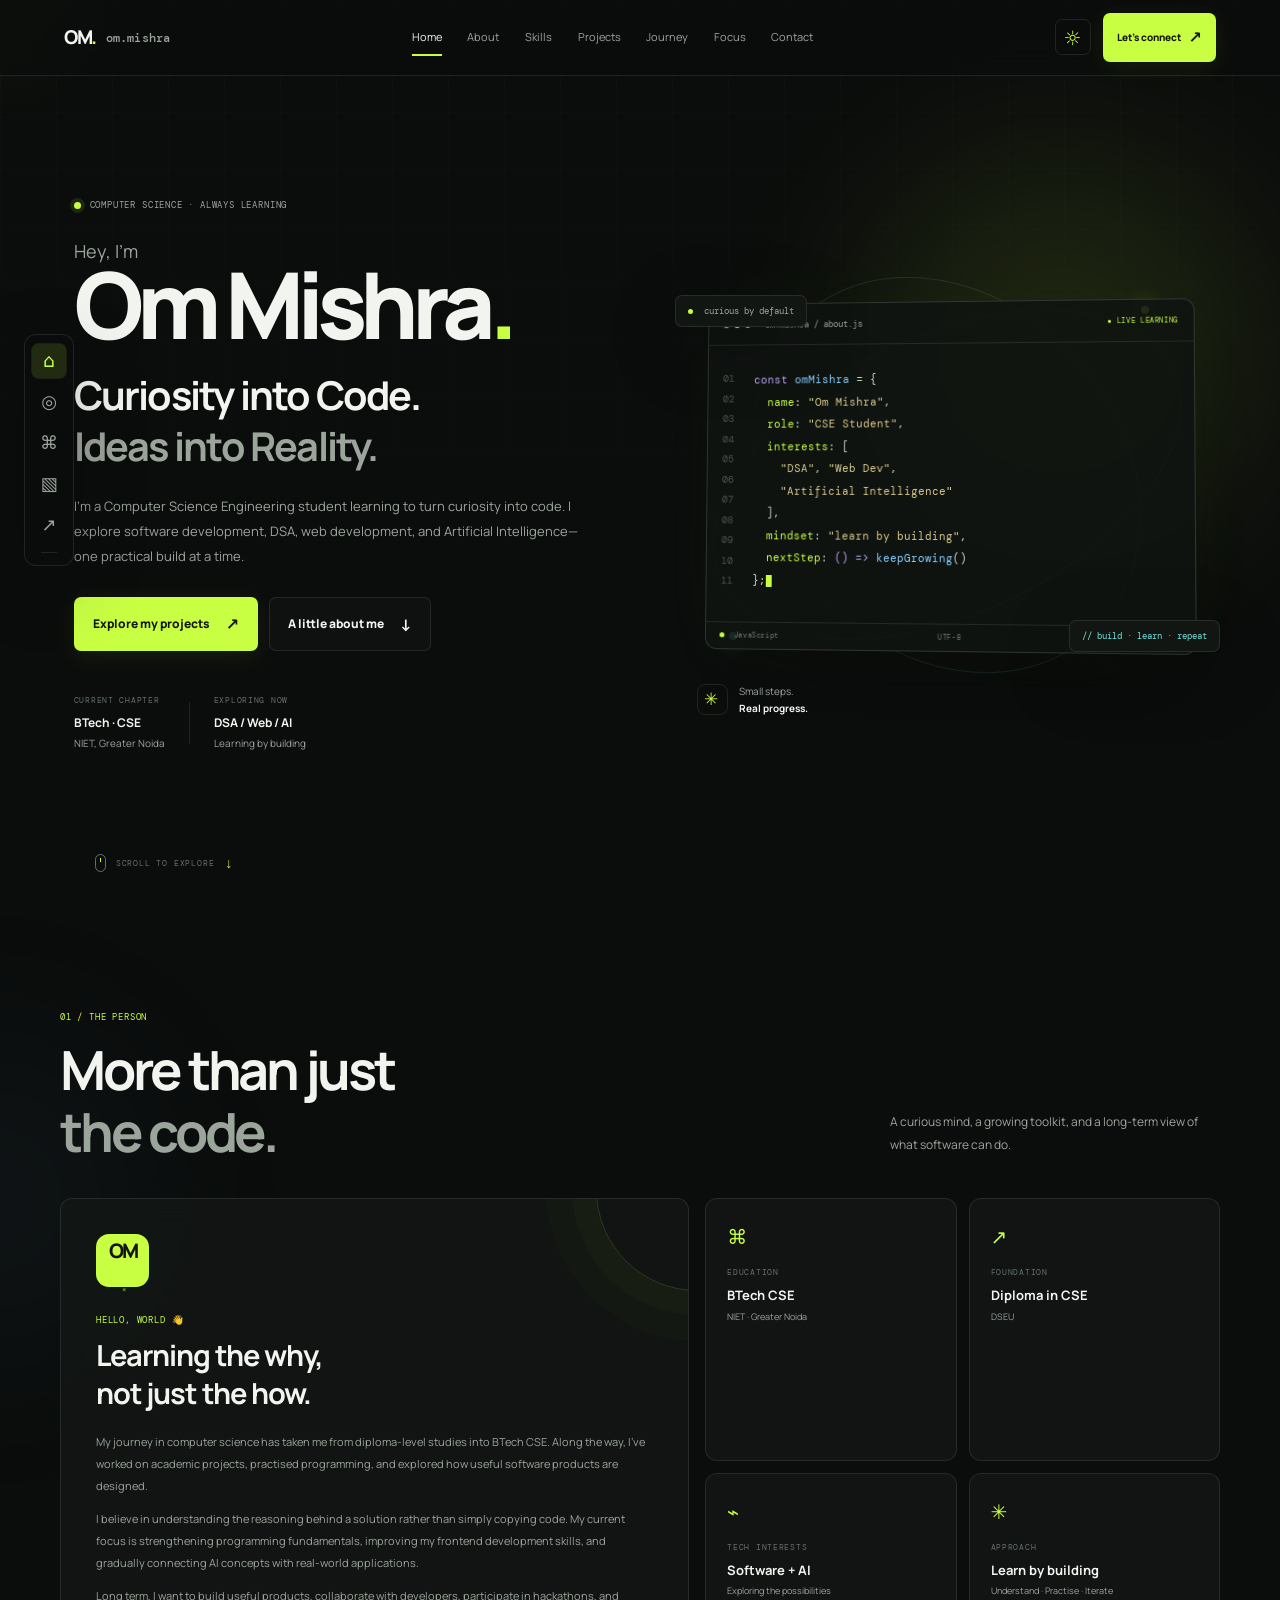
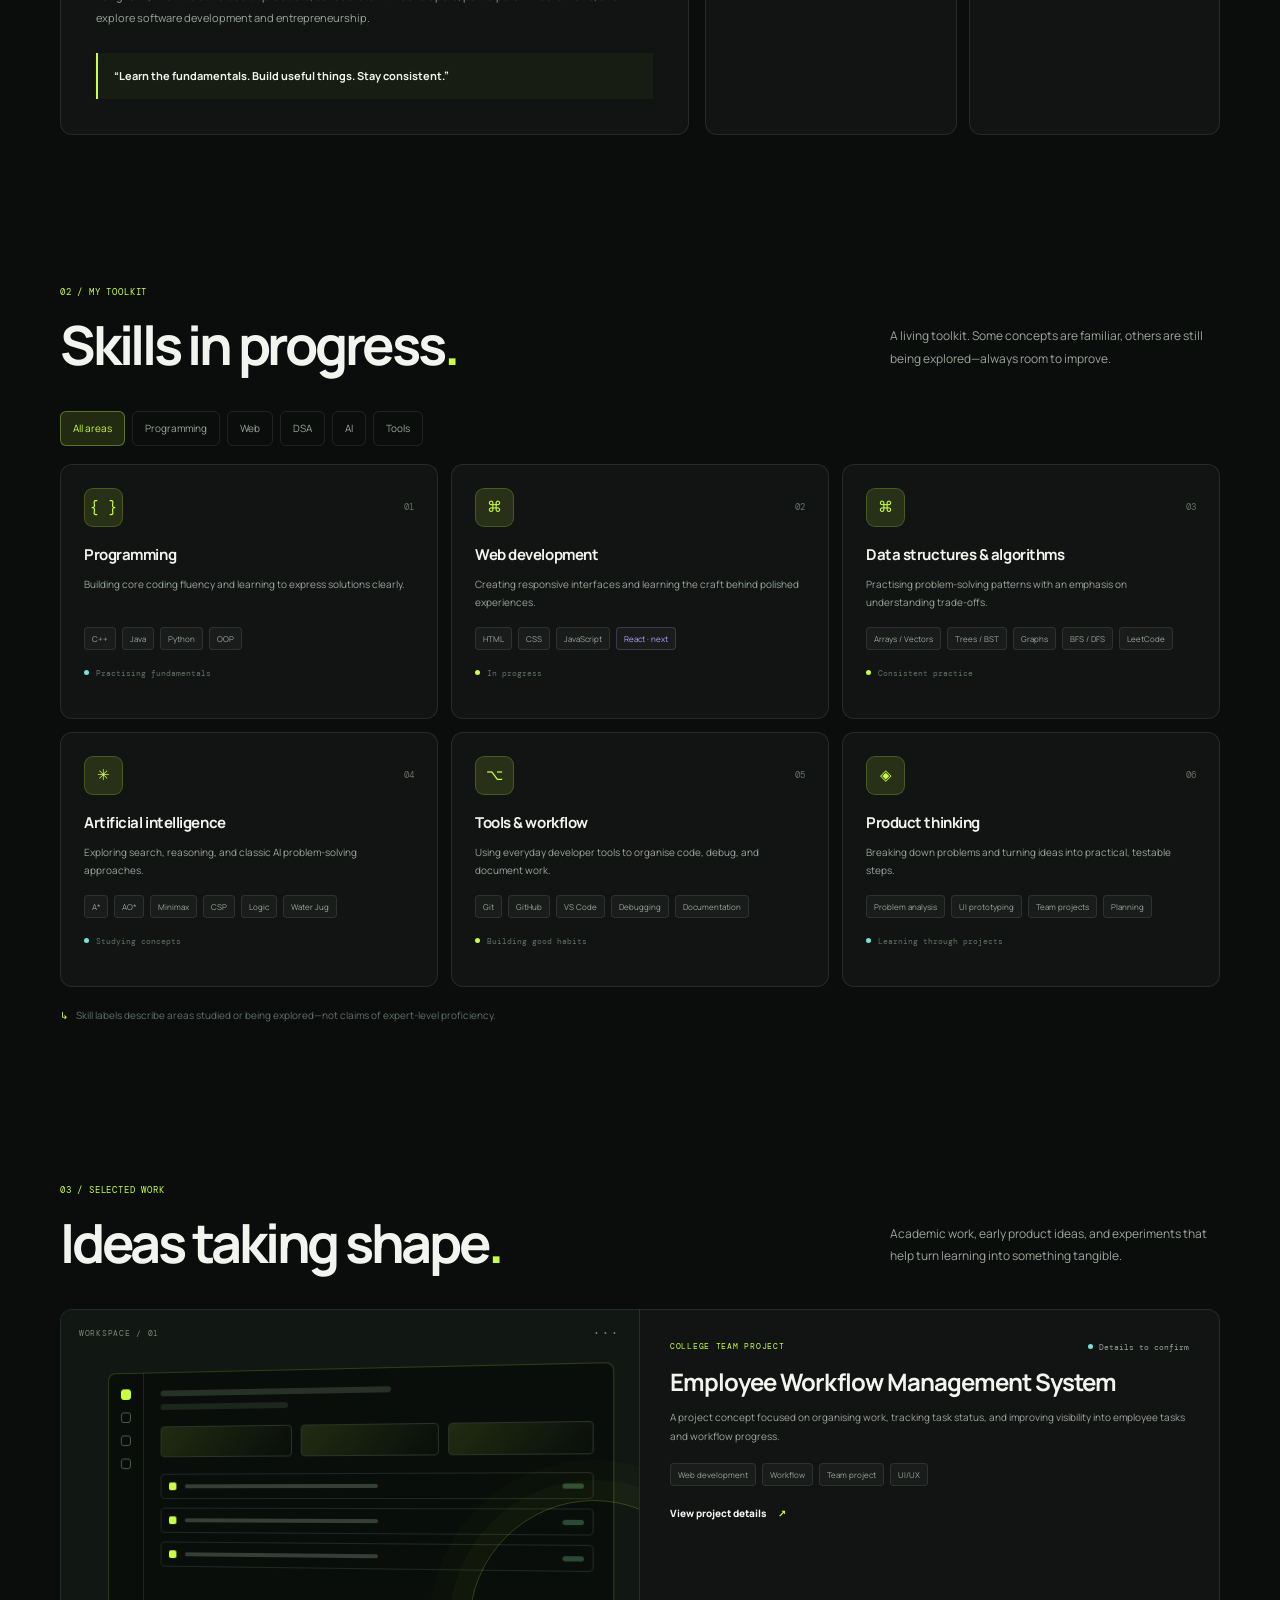
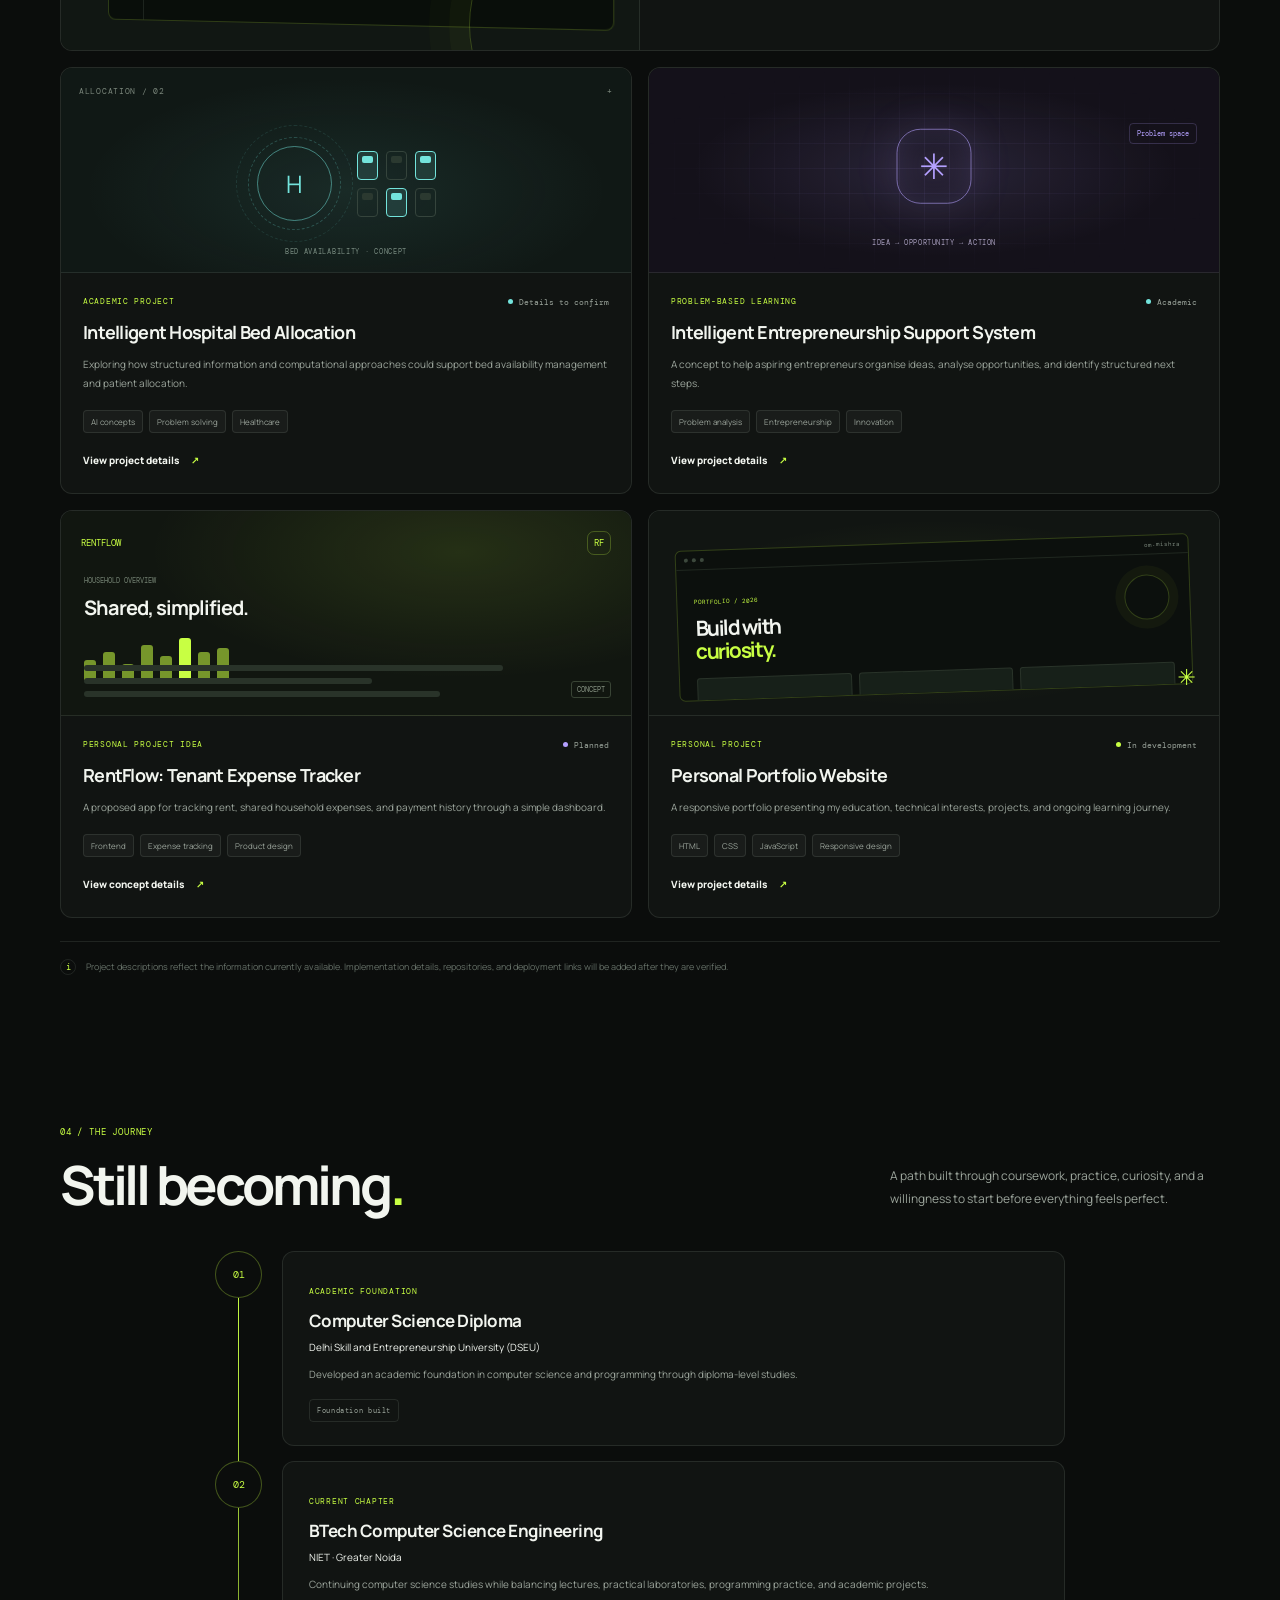
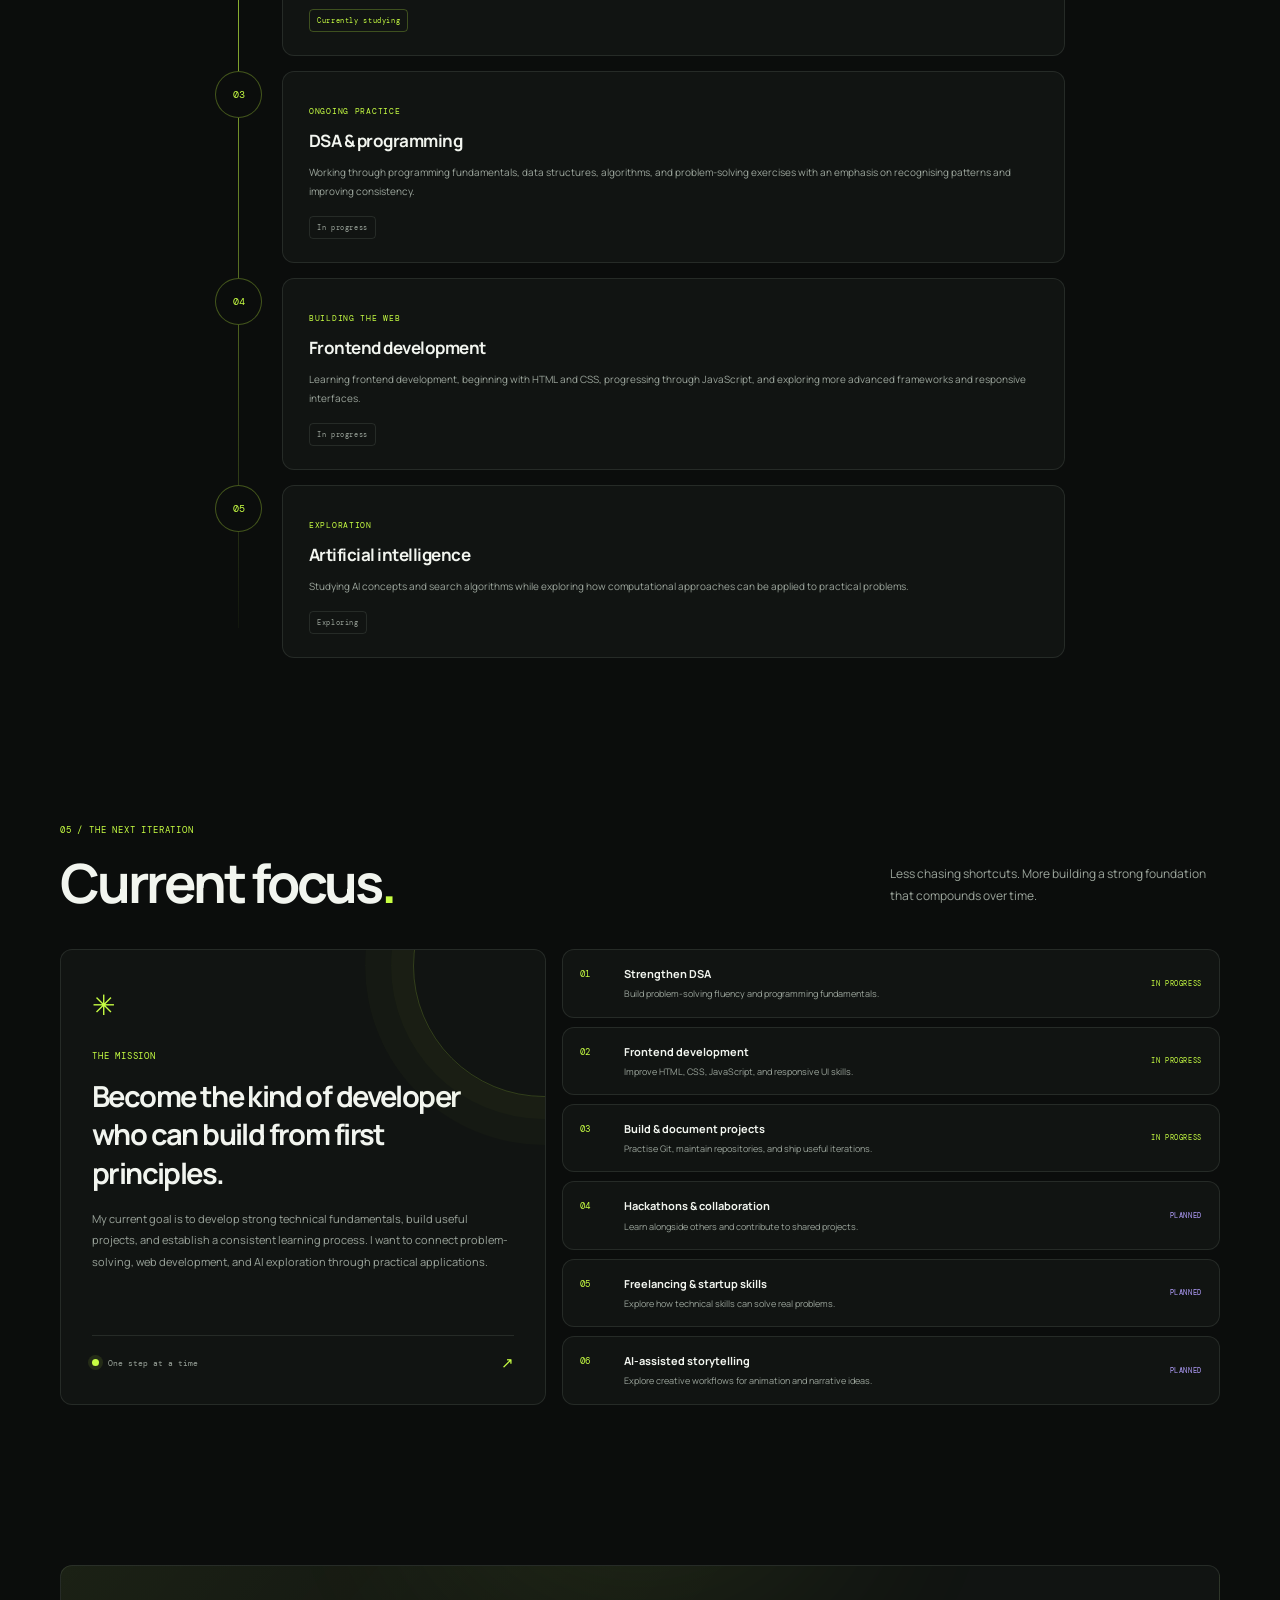
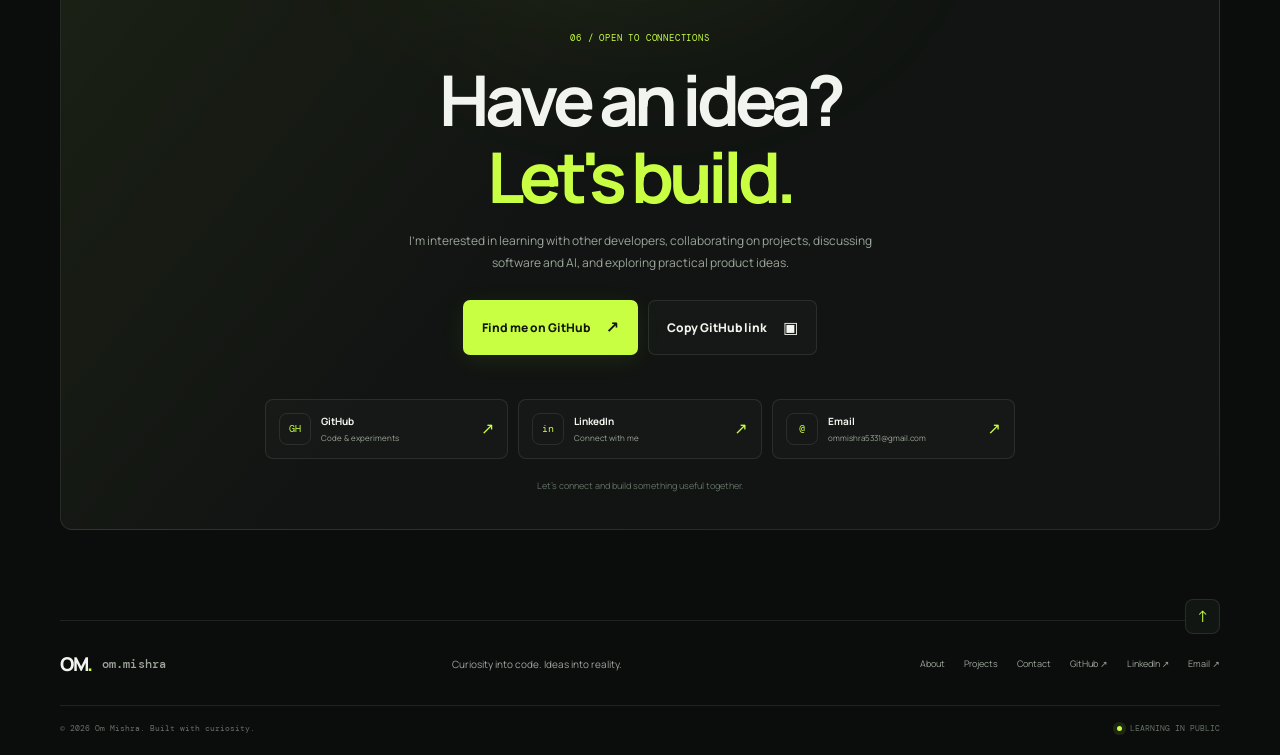
<file: Task_1/index.html>
<!doctype html>
<html lang="en">
<head>
  <meta charset="UTF-8" />
  <meta name="viewport" content="width=device-width, initial-scale=1.0" />
  <meta name="theme-color" content="#0b0d0c" />
  <meta name="description" content="Om Mishra — Computer Science Engineering student exploring software development, DSA, web development, and AI. Curiosity into code. Ideas into reality." />
  <meta property="og:title" content="Om Mishra — Developer Portfolio" />
  <meta property="og:description" content="Curiosity into Code. Ideas into Reality." />
  <meta property="og:type" content="website" />
  <title>Om Mishra — Developer Portfolio</title>
  <link rel="icon" href="favicon.svg" type="image/svg+xml" />
  <link rel="preconnect" href="https://fonts.googleapis.com" />
  <link rel="preconnect" href="https://fonts.gstatic.com" crossorigin />
  <link href="https://fonts.googleapis.com/css2?family=DM+Mono:wght@400;500&family=Manrope:wght@400;500;600;700;800&display=swap" rel="stylesheet" />
  <link rel="stylesheet" href="styles.css" />
  <script>document.documentElement.classList.add('js');</script>
</head>
<body>
  <div class="ambient ambient-one" aria-hidden="true"></div><div class="ambient ambient-two" aria-hidden="true"></div>
  <header class="topbar" id="top">
    <a class="brand" href="#home" aria-label="Om Mishra home"><span class="brand-mark">OM<span>.</span></span><span class="brand-name">om.mishra</span></a>
    <nav class="desktop-nav" aria-label="Main navigation">
      <a href="#home" class="nav-link active">Home</a><a href="#about" class="nav-link">About</a><a href="#skills" class="nav-link">Skills</a><a href="#projects" class="nav-link">Projects</a><a href="#journey" class="nav-link">Journey</a><a href="#focus" class="nav-link">Focus</a><a href="#contact" class="nav-link">Contact</a>
    </nav>
    <div class="top-actions"><button class="theme-toggle" id="themeToggle" aria-label="Switch to light theme" title="Toggle theme"><span class="theme-icon">☼</span></button><a class="button button-small button-primary connect-top" href="#contact">Let's connect <span>↗</span></a><button class="menu-toggle" id="menuToggle" aria-expanded="false" aria-controls="mobileNav" aria-label="Open navigation"><span></span><span></span></button></div>
    <nav class="mobile-nav" id="mobileNav" aria-label="Mobile navigation" hidden><a href="#home">Home</a><a href="#about">About</a><a href="#skills">Skills</a><a href="#projects">Projects</a><a href="#journey">Journey</a><a href="#focus">Current focus</a><a href="#contact">Contact</a></nav>
  </header>
  <aside class="side-rail" aria-label="Quick navigation"><a href="#home" class="rail-link active" aria-label="Home" title="Home">⌂</a><a href="#about" class="rail-link" aria-label="About" title="About">◎</a><a href="#skills" class="rail-link" aria-label="Skills" title="Skills">⌘</a><a href="#projects" class="rail-link" aria-label="Projects" title="Projects">▧</a><a href="#contact" class="rail-link" aria-label="Contact" title="Contact">↗</a><span class="rail-line"></span></aside>

  <main>
    <section class="hero section-wrap" id="home">
      <div class="hero-copy reveal">
        <div class="eyebrow"><span class="pulse-dot"></span> COMPUTER SCIENCE · ALWAYS LEARNING</div>
        <p class="hero-pretitle">Hey, I'm</p><h1>Om Mishra<span class="lime">.</span></h1>
        <h2 class="hero-tagline">Curiosity into Code.<br /><span>Ideas into Reality.</span></h2>
        <p class="hero-description">I'm a Computer Science Engineering student learning to turn curiosity into code. I explore software development, DSA, web development, and Artificial Intelligence—one practical build at a time.</p>
        <div class="hero-ctas"><a class="button button-primary" href="#projects">Explore my projects <span>↗</span></a><a class="button button-ghost" href="#about">A little about me <span>↓</span></a></div>
        <div class="hero-meta"><div><span class="meta-label">CURRENT CHAPTER</span><strong>BTech · CSE</strong><small>NIET, Greater Noida</small></div><div class="meta-divider"></div><div><span class="meta-label">EXPLORING NOW</span><strong>DSA / Web / AI</strong><small>Learning by building</small></div></div>
      </div>
      <div class="hero-art reveal" aria-label="Illustration of a code editor">
        <div class="orbit orbit-a"></div><div class="orbit orbit-b"></div><div class="orbit-node node-a"></div><div class="orbit-node node-b"></div>
        <div class="float-chip chip-top"><span class="chip-dot"></span> curious by default</div><div class="float-chip chip-bottom">// build · learn · repeat</div>
        <div class="code-window"><div class="window-bar"><div class="window-dots"><i></i><i></i><i></i></div><span>om.mishra / about.js</span><span class="window-status">● LIVE LEARNING</span></div><div class="code-body"><div class="line-no">01<br/>02<br/>03<br/>04<br/>05<br/>06<br/>07<br/>08<br/>09<br/>10<br/>11</div><pre><span class="code-purple">const</span> <span class="code-blue">omMishra</span> = {
  <span class="code-green">name</span>: <span class="code-yellow">"Om Mishra"</span>,
  <span class="code-green">role</span>: <span class="code-yellow">"CSE Student"</span>,
  <span class="code-green">interests</span>: [
    <span class="code-yellow">"DSA"</span>, <span class="code-yellow">"Web Dev"</span>,
    <span class="code-yellow">"Artificial Intelligence"</span>
  ],
  <span class="code-green">mindset</span>: <span class="code-yellow">"learn by building"</span>,
  <span class="code-green">nextStep</span>: <span class="code-purple">() =&gt;</span> <span class="code-blue">keepGrowing</span>()
};<span class="typing-caret"></span></pre></div><div class="window-footer"><span><i></i> JavaScript</span><span>UTF-8</span><span>Ln 11, Col 2</span></div></div>
        <div class="art-caption"><span class="caption-icon">✳</span><span>Small steps.<br/><strong>Real progress.</strong></span></div>
      </div>
      <a class="scroll-cue" href="#about"><span class="scroll-wheel"></span> SCROLL TO EXPLORE <span>↓</span></a>
    </section>

    <section class="section section-wrap" id="about"><div class="section-heading reveal"><div><span class="section-index">01 / THE PERSON</span><h2>More than just<br/><span class="muted-heading">the code.</span></h2></div><p class="section-intro">A curious mind, a growing toolkit, and a long-term view of what software can do.</p></div>
      <div class="about-grid"><div class="about-main panel reveal"><div class="avatar-mark">OM<span>.</span></div><div class="about-kicker">HELLO, WORLD 👋</div><h3>Learning the why,<br/>not just the how.</h3><p>My journey in computer science has taken me from diploma-level studies into BTech CSE. Along the way, I've worked on academic projects, practised programming, and explored how useful software products are designed.</p><p>I believe in understanding the reasoning behind a solution rather than simply copying code. My current focus is strengthening programming fundamentals, improving my frontend development skills, and gradually connecting AI concepts with real-world applications.</p><p>Long term, I want to build useful products, collaborate with developers, participate in hackathons, and explore software development and entrepreneurship.</p><div class="quote-line">“Learn the fundamentals. Build useful things. Stay consistent.”</div></div>
        <div class="about-facts"><div class="fact-card panel reveal"><span class="fact-icon">⌘</span><span class="fact-label">EDUCATION</span><strong>BTech CSE</strong><small>NIET · Greater Noida</small></div><div class="fact-card panel reveal"><span class="fact-icon">↗</span><span class="fact-label">FOUNDATION</span><strong>Diploma in CSE</strong><small>DSEU</small></div><div class="fact-card panel reveal"><span class="fact-icon">⌁</span><span class="fact-label">TECH INTERESTS</span><strong>Software + AI</strong><small>Exploring the possibilities</small></div><div class="fact-card panel reveal"><span class="fact-icon">✳</span><span class="fact-label">APPROACH</span><strong>Learn by building</strong><small>Understand · Practise · Iterate</small></div></div></div>
    </section>

    <section class="section section-wrap" id="skills"><div class="section-heading reveal"><div><span class="section-index">02 / MY TOOLKIT</span><h2>Skills in progress<span class="lime">.</span></h2></div><p class="section-intro">A living toolkit. Some concepts are familiar, others are still being explored—always room to improve.</p></div>
      <div class="skill-filters reveal" role="group" aria-label="Filter skill categories"><button class="filter-button active" data-filter="all">All areas</button><button class="filter-button" data-filter="programming">Programming</button><button class="filter-button" data-filter="web">Web</button><button class="filter-button" data-filter="dsa">DSA</button><button class="filter-button" data-filter="ai">AI</button><button class="filter-button" data-filter="tools">Tools</button></div>
      <div class="skills-grid"><article class="skill-card panel reveal" data-category="programming"><div class="skill-card-head"><span class="skill-symbol">{ }</span><span class="skill-number">01</span></div><h3>Programming</h3><p>Building core coding fluency and learning to express solutions clearly.</p><div class="tag-list"><span>C++</span><span>Java</span><span>Python</span><span>OOP</span></div><div class="skill-status"><span class="status-dot status-learning"></span> Practising fundamentals</div></article>
      <article class="skill-card panel reveal" data-category="web"><div class="skill-card-head"><span class="skill-symbol">⌘</span><span class="skill-number">02</span></div><h3>Web development</h3><p>Creating responsive interfaces and learning the craft behind polished experiences.</p><div class="tag-list"><span>HTML</span><span>CSS</span><span>JavaScript</span><span class="tag-future">React · next</span></div><div class="skill-status"><span class="status-dot status-progress"></span> In progress</div></article>
      <article class="skill-card panel reveal" data-category="dsa"><div class="skill-card-head"><span class="skill-symbol">⌘</span><span class="skill-number">03</span></div><h3>Data structures & algorithms</h3><p>Practising problem-solving patterns with an emphasis on understanding trade-offs.</p><div class="tag-list"><span>Arrays / Vectors</span><span>Trees / BST</span><span>Graphs</span><span>BFS / DFS</span><span>LeetCode</span></div><div class="skill-status"><span class="status-dot status-progress"></span> Consistent practice</div></article>
      <article class="skill-card panel reveal" data-category="ai"><div class="skill-card-head"><span class="skill-symbol">✳</span><span class="skill-number">04</span></div><h3>Artificial intelligence</h3><p>Exploring search, reasoning, and classic AI problem-solving approaches.</p><div class="tag-list"><span>A*</span><span>AO*</span><span>Minimax</span><span>CSP</span><span>Logic</span><span>Water Jug</span></div><div class="skill-status"><span class="status-dot status-learning"></span> Studying concepts</div></article>
      <article class="skill-card panel reveal" data-category="tools"><div class="skill-card-head"><span class="skill-symbol">⌥</span><span class="skill-number">05</span></div><h3>Tools & workflow</h3><p>Using everyday developer tools to organise code, debug, and document work.</p><div class="tag-list"><span>Git</span><span>GitHub</span><span>VS Code</span><span>Debugging</span><span>Documentation</span></div><div class="skill-status"><span class="status-dot status-progress"></span> Building good habits</div></article>
      <article class="skill-card panel reveal" data-category="tools"><div class="skill-card-head"><span class="skill-symbol">◈</span><span class="skill-number">06</span></div><h3>Product thinking</h3><p>Breaking down problems and turning ideas into practical, testable steps.</p><div class="tag-list"><span>Problem analysis</span><span>UI prototyping</span><span>Team projects</span><span>Planning</span></div><div class="skill-status"><span class="status-dot status-learning"></span> Learning through projects</div></article></div>
      <p class="skills-note"><span>↳</span> Skill labels describe areas studied or being explored—not claims of expert-level proficiency.</p>
    </section>

    <section class="section section-wrap" id="projects"><div class="section-heading reveal"><div><span class="section-index">03 / SELECTED WORK</span><h2>Ideas taking shape<span class="lime">.</span></h2></div><p class="section-intro">Academic work, early product ideas, and experiments that help turn learning into something tangible.</p></div>
      <div class="projects-grid">
        <article class="project-card project-featured panel reveal"><div class="project-visual visual-workflow"><div class="visual-top"><span>WORKSPACE / 01</span><span class="visual-dots">•••</span></div><div class="workflow-mock"><div class="mock-sidebar"><i></i><i></i><i></i><i></i></div><div class="mock-content"><div class="mock-line long"></div><div class="mock-line short"></div><div class="mock-stats"><i></i><i></i><i></i></div><div class="mock-task"><b></b><span></span><em></em></div><div class="mock-task"><b></b><span></span><em></em></div><div class="mock-task"><b></b><span></span><em></em></div></div></div><span class="visual-orbit"></span></div><div class="project-content"><div class="project-meta"><span class="project-type">COLLEGE TEAM PROJECT</span><span class="project-state"><i></i> Details to confirm</span></div><h3>Employee Workflow Management System</h3><p>A project concept focused on organising work, tracking task status, and improving visibility into employee tasks and workflow progress.</p><div class="tag-list"><span>Web development</span><span>Workflow</span><span>Team project</span><span>UI/UX</span></div><button class="text-action project-details" data-project="workflow">View project details <span>↗</span></button></div></article>
        <article class="project-card panel reveal"><div class="project-visual visual-hospital"><div class="visual-top"><span>ALLOCATION / 02</span><span>+</span></div><div class="hospital-layout"><div class="hospital-ring"><span>H</span></div><div class="bed-list"><i class="bed available"></i><i class="bed"></i><i class="bed available"></i><i class="bed"></i><i class="bed available"></i><i class="bed"></i></div><div class="visual-label">BED AVAILABILITY · CONCEPT</div></div></div><div class="project-content"><div class="project-meta"><span class="project-type">ACADEMIC PROJECT</span><span class="project-state"><i></i> Details to confirm</span></div><h3>Intelligent Hospital Bed Allocation</h3><p>Exploring how structured information and computational approaches could support bed availability management and patient allocation.</p><div class="tag-list"><span>AI concepts</span><span>Problem solving</span><span>Healthcare</span></div><button class="text-action project-details" data-project="hospital">View project details <span>↗</span></button></div></article>
        <article class="project-card panel reveal"><div class="project-visual visual-idea"><div class="idea-grid"></div><div class="idea-orb">✳</div><div class="idea-label">IDEA → OPPORTUNITY → ACTION</div><span class="idea-chip">Problem space</span></div><div class="project-content"><div class="project-meta"><span class="project-type">PROBLEM-BASED LEARNING</span><span class="project-state"><i></i> Academic</span></div><h3>Intelligent Entrepreneurship Support System</h3><p>A concept to help aspiring entrepreneurs organise ideas, analyse opportunities, and identify structured next steps.</p><div class="tag-list"><span>Problem analysis</span><span>Entrepreneurship</span><span>Innovation</span></div><button class="text-action project-details" data-project="entrepreneurship">View project details <span>↗</span></button></div></article>
        <article class="project-card panel reveal"><div class="project-visual visual-rent"><div class="rent-top"><span>RENTFLOW</span><span class="rent-avatar">RF</span></div><div class="rent-balance"><small>HOUSEHOLD OVERVIEW</small><strong>Shared, simplified.</strong><div class="rent-bars"><i></i><i></i><i></i><i></i><i></i><i></i><i></i><i></i></div></div><div class="rent-transactions"><span></span><span></span><span></span></div><span class="concept-stamp">CONCEPT</span></div><div class="project-content"><div class="project-meta"><span class="project-type">PERSONAL PROJECT IDEA</span><span class="project-state state-planned"><i></i> Planned</span></div><h3>RentFlow: Tenant Expense Tracker</h3><p>A proposed app for tracking rent, shared household expenses, and payment history through a simple dashboard.</p><div class="tag-list"><span>Frontend</span><span>Expense tracking</span><span>Product design</span></div><button class="text-action project-details" data-project="rentflow">View concept details <span>↗</span></button></div></article>
        <article class="project-card panel reveal"><div class="project-visual visual-portfolio"><div class="portfolio-browser"><div class="browser-top"><i></i><i></i><i></i><span>om.mishra</span></div><div class="browser-hero"><span>PORTFOLIO / 2026</span><b>Build with<br/><em>curiosity.</em></b><i></i></div><div class="browser-blocks"><i></i><i></i><i></i></div></div><span class="portfolio-spark">✳</span></div><div class="project-content"><div class="project-meta"><span class="project-type">PERSONAL PROJECT</span><span class="project-state state-progress"><i></i> In development</span></div><h3>Personal Portfolio Website</h3><p>A responsive portfolio presenting my education, technical interests, projects, and ongoing learning journey.</p><div class="tag-list"><span>HTML</span><span>CSS</span><span>JavaScript</span><span>Responsive design</span></div><button class="text-action project-details" data-project="portfolio">View project details <span>↗</span></button></div></article>
      </div><div class="projects-footnote"><span class="footnote-mark">i</span><p>Project descriptions reflect the information currently available. Implementation details, repositories, and deployment links will be added after they are verified.</p></div>
    </section>

    <section class="section section-wrap" id="journey"><div class="section-heading reveal"><div><span class="section-index">04 / THE JOURNEY</span><h2>Still becoming<span class="lime">.</span></h2></div><p class="section-intro">A path built through coursework, practice, curiosity, and a willingness to start before everything feels perfect.</p></div>
      <div class="timeline"><article class="timeline-item reveal"><div class="timeline-marker">01</div><div class="timeline-content panel"><span class="timeline-kicker">ACADEMIC FOUNDATION</span><h3>Computer Science Diploma</h3><p class="timeline-place">Delhi Skill and Entrepreneurship University (DSEU)</p><p>Developed an academic foundation in computer science and programming through diploma-level studies.</p><span class="timeline-tag">Foundation built</span></div></article><article class="timeline-item reveal"><div class="timeline-marker">02</div><div class="timeline-content panel"><span class="timeline-kicker">CURRENT CHAPTER</span><h3>BTech Computer Science Engineering</h3><p class="timeline-place">NIET · Greater Noida</p><p>Continuing computer science studies while balancing lectures, practical laboratories, programming practice, and academic projects.</p><span class="timeline-tag timeline-current">Currently studying</span></div></article><article class="timeline-item reveal"><div class="timeline-marker">03</div><div class="timeline-content panel"><span class="timeline-kicker">ONGOING PRACTICE</span><h3>DSA & programming</h3><p>Working through programming fundamentals, data structures, algorithms, and problem-solving exercises with an emphasis on recognising patterns and improving consistency.</p><span class="timeline-tag">In progress</span></div></article><article class="timeline-item reveal"><div class="timeline-marker">04</div><div class="timeline-content panel"><span class="timeline-kicker">BUILDING THE WEB</span><h3>Frontend development</h3><p>Learning frontend development, beginning with HTML and CSS, progressing through JavaScript, and exploring more advanced frameworks and responsive interfaces.</p><span class="timeline-tag">In progress</span></div></article><article class="timeline-item reveal"><div class="timeline-marker">05</div><div class="timeline-content panel"><span class="timeline-kicker">EXPLORATION</span><h3>Artificial intelligence</h3><p>Studying AI concepts and search algorithms while exploring how computational approaches can be applied to practical problems.</p><span class="timeline-tag">Exploring</span></div></article></div>
    </section>

    <section class="section section-wrap" id="focus"><div class="section-heading reveal"><div><span class="section-index">05 / THE NEXT ITERATION</span><h2>Current focus<span class="lime">.</span></h2></div><p class="section-intro">Less chasing shortcuts. More building a strong foundation that compounds over time.</p></div>
      <div class="focus-layout"><div class="mission-card panel reveal"><div class="mission-symbol">✳</div><span class="section-index">THE MISSION</span><h3>Become the kind of developer who can build from first principles.</h3><p>My current goal is to develop strong technical fundamentals, build useful projects, and establish a consistent learning process. I want to connect problem-solving, web development, and AI exploration through practical applications.</p><div class="mission-footer"><span class="pulse-dot"></span> One step at a time <span class="mission-arrow">↗</span></div></div><div class="focus-list"><article class="focus-item panel reveal"><span class="focus-count">01</span><div><h3>Strengthen DSA</h3><p>Build problem-solving fluency and programming fundamentals.</p></div><span class="focus-state">IN PROGRESS</span></article><article class="focus-item panel reveal"><span class="focus-count">02</span><div><h3>Frontend development</h3><p>Improve HTML, CSS, JavaScript, and responsive UI skills.</p></div><span class="focus-state">IN PROGRESS</span></article><article class="focus-item panel reveal"><span class="focus-count">03</span><div><h3>Build & document projects</h3><p>Practise Git, maintain repositories, and ship useful iterations.</p></div><span class="focus-state">IN PROGRESS</span></article><article class="focus-item panel reveal"><span class="focus-count">04</span><div><h3>Hackathons & collaboration</h3><p>Learn alongside others and contribute to shared projects.</p></div><span class="focus-state state-planned-text">PLANNED</span></article><article class="focus-item panel reveal"><span class="focus-count">05</span><div><h3>Freelancing & startup skills</h3><p>Explore how technical skills can solve real problems.</p></div><span class="focus-state state-planned-text">PLANNED</span></article><article class="focus-item panel reveal"><span class="focus-count">06</span><div><h3>AI-assisted storytelling</h3><p>Explore creative workflows for animation and narrative ideas.</p></div><span class="focus-state state-planned-text">PLANNED</span></article></div></div>
    </section>
    <section class="contact-section section-wrap" id="contact"><div class="contact-card panel reveal"><div class="contact-glow"></div><div class="section-index">06 / OPEN TO CONNECTIONS</div><h2>Have an idea?<br/><span>Let's build.</span></h2><p>I'm interested in learning with other developers, collaborating on projects, discussing software and AI, and exploring practical product ideas.</p><div class="contact-actions"><a class="button button-primary" href="https://github.com/ommishra5331-hue" target="_blank" rel="noreferrer">Find me on GitHub <span>↗</span></a><button class="button button-ghost" id="copyGithub">Copy GitHub link <span>▣</span></button></div><div class="social-row"><a href="https://github.com/ommishra5331-hue" target="_blank" rel="noreferrer"><span class="social-icon">GH</span><span><b>GitHub</b><small>Code & experiments</small></span><span class="social-arrow">↗</span></a>
<a class="social-placeholder" href="https://www.linkedin.com/in/om-mishra-03a980364" target="_blank" rel="noopener noreferrer">
  <span class="social-icon">in</span>
  <span><b>LinkedIn</b><small>Connect with me</small></span>
  <span class="social-arrow">↗</span>
</a>
<a href="mailto:ommishra5331@gmail.com">
  <span class="social-icon">@</span>
  <span>
    <b>Email</b>
    <small>ommishra5331@gmail.com</small>
  </span>
  <span class="social-arrow">↗</span>
</a></div><p class="contact-note" id="copyStatus" aria-live="polite">Let's connect and build something useful together.</p></div></section>
  </main>
  <footer class="footer section-wrap"><a class="brand" href="#home"><span class="brand-mark">OM<span>.</span></span><span class="brand-name">om.mishra</span></a><p>Curiosity into code. Ideas into reality.</p><div class="footer-links">
  <a href="#about">About</a>
  <a href="#projects">Projects</a>
  <a href="#contact">Contact</a>
  <a href="https://github.com/ommishra5331-hue"
     target="_blank" rel="noopener noreferrer">GitHub ↗</a>
  <a href="https://www.linkedin.com/in/om-mishra-03a980364"
     target="_blank" rel="noopener noreferrer">LinkedIn ↗</a>
  <a href="mailto:ommishra5331@gmail.com">Email ↗</a>
</div><button class="back-top" id="backTop" aria-label="Back to top">↑</button><div class="footer-bottom"><span>© <span id="year"></span> Om Mishra. Built with curiosity.</span><span><i class="pulse-dot"></i> LEARNING IN PUBLIC</span></div></footer>

  <dialog class="project-dialog" id="projectDialog" aria-labelledby="dialogTitle"><div class="dialog-head"><span class="section-index">PROJECT NOTES</span><button class="dialog-close" id="dialogClose" aria-label="Close project details">×</button></div><div id="dialogContent"></div><p class="dialog-note">This detail view is based on the current project brief. Add verified implementation details, screenshots, and repository links as the project evolves.</p></dialog>
  <div class="cursor-glow" aria-hidden="true"></div><div class="toast" id="toast" role="status" aria-live="polite"></div>
  <script src="script.js"></script>
</body>
</html>
</file>
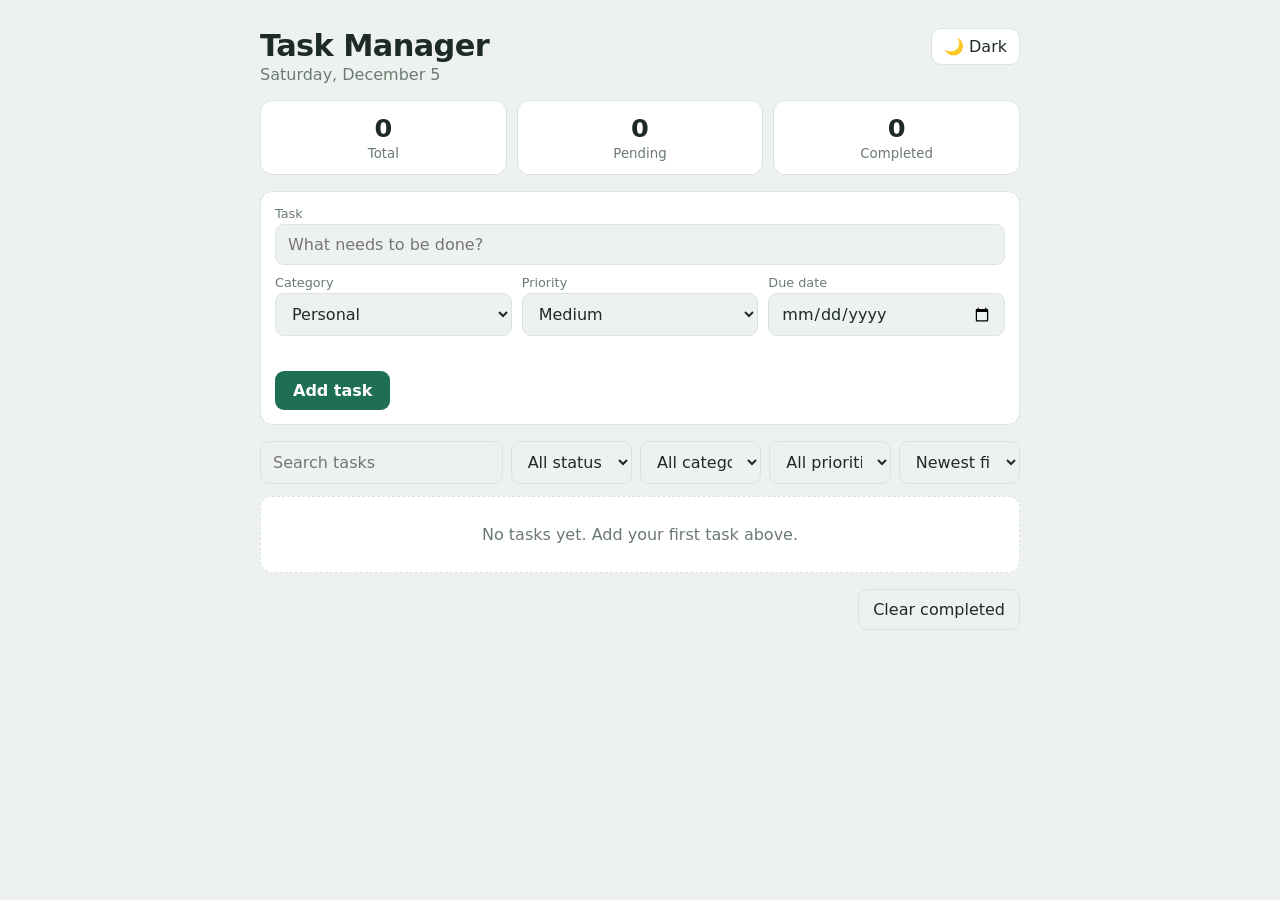
<file: Task_2/index.html>
<!DOCTYPE html>
<html lang="en">
<head>
<meta charset="UTF-8">
<meta name="viewport" content="width=device-width, initial-scale=1, viewport-fit=cover">
<title>Task Manager</title>
<link rel="stylesheet" href="style.css">
</head>
<body>
<main class="app">
  <header>
    <div><h1>Task Manager</h1><p class="sub" id="today"></p></div>
    <button class="theme" id="theme" aria-label="Toggle dark mode"></button>
  </header>

  <section class="stats" aria-live="polite">
    <div class="stat"><b id="sTotal">0</b><small>Total</small></div>
    <div class="stat"><b id="sPending">0</b><small>Pending</small></div>
    <div class="stat"><b id="sDone">0</b><small>Completed</small></div>
  </section>

  <section class="panel">
    <div class="form" id="form">
      <div class="title"><label for="fTitle">Task</label><input type="text" id="fTitle" maxlength="100" placeholder="What needs to be done?"></div>
      <div class="f2"><label for="fCat">Category</label>
        <select id="fCat"><option>Personal</option><option>Study</option><option>Work</option><option>Health</option><option>Other</option></select></div>
      <div class="f2"><label for="fPri">Priority</label>
        <select id="fPri"><option value="high">High</option><option value="medium" selected>Medium</option><option value="low">Low</option></select></div>
      <div class="f2"><label for="fDue">Due date</label><input type="date" id="fDue"></div>
      <p class="err" id="err"></p>
      <div class="btns"><button class="primary" id="save">Add task</button><button class="ghost" id="cancel" hidden>Cancel edit</button></div>
    </div>
  </section>

  <section class="tools">
    <input type="search" class="search" id="q" placeholder="Search tasks" aria-label="Search tasks">
    <select id="fStatus" aria-label="Status"><option value="all">All status</option><option value="pending">Pending</option><option value="done">Completed</option></select>
    <select id="fCategory" aria-label="Category filter"><option value="all">All categories</option><option>Personal</option><option>Study</option><option>Work</option><option>Health</option><option>Other</option></select>
    <select id="fPriority" aria-label="Priority filter"><option value="all">All priorities</option><option value="high">High</option><option value="medium">Medium</option><option value="low">Low</option></select>
    <select id="sort" aria-label="Sort"><option value="new">Newest first</option><option value="due">Due date</option><option value="pri">Priority</option></select>
  </section>

  <ul id="list"></ul>
  <p style="text-align:right"><button class="ghost" id="clear">Clear completed</button></p>
</main>

<script src="script.js"></script>
</body>
</html>
</file>
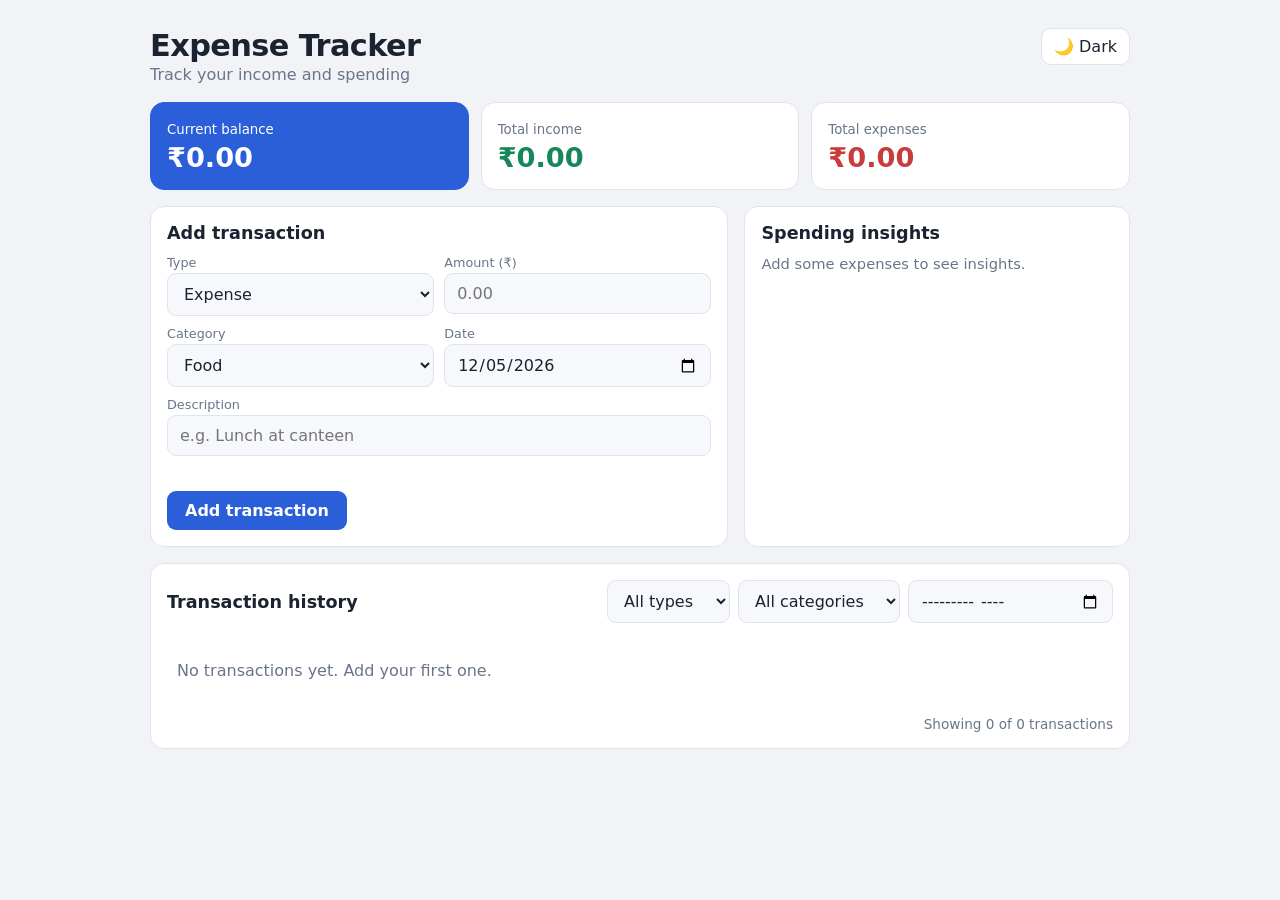
<file: Task_3/index.html>
<!DOCTYPE html>
<html lang="en">
<head>
<meta charset="UTF-8">
<meta name="viewport" content="width=device-width, initial-scale=1">
<title>Expense Tracker</title>
<link rel="stylesheet" href="style.css">
</head>
<body>
<main class="app">
  <header>
    <div><h1>Expense Tracker</h1><p class="sub">Track your income and spending</p></div>
    <button class="theme" id="theme" aria-label="Toggle dark mode"></button>
  </header>

  <section class="cards" aria-live="polite">
    <div class="card balance"><small>Current balance</small><b id="cBalance">₹0</b></div>
    <div class="card income"><small>Total income</small><b id="cIncome">₹0</b></div>
    <div class="card expense"><small>Total expenses</small><b id="cExpense">₹0</b></div>
  </section>

  <div class="layout">
    <section class="panel">
      <h2 id="formTitle">Add transaction</h2>
      <div class="form">
        <div><label for="fType">Type</label>
          <select id="fType"><option value="expense">Expense</option><option value="income">Income</option></select></div>
        <div><label for="fAmount">Amount (₹)</label>
          <input type="number" id="fAmount" min="0" step="0.01" placeholder="0.00" inputmode="decimal"></div>
        <div><label for="fCat">Category</label><select id="fCat"></select></div>
        <div><label for="fDate">Date</label><input type="date" id="fDate"></div>
        <div class="wide"><label for="fDesc">Description</label>
          <input type="text" id="fDesc" maxlength="60" placeholder="e.g. Lunch at canteen"></div>
        <p class="err" id="err"></p>
        <div class="btns wide">
          <button class="primary" id="save">Add transaction</button>
          <button class="ghost" id="cancel" hidden>Cancel edit</button>
        </div>
      </div>
    </section>

    <section class="panel">
      <h2>Spending insights</h2>
      <p class="insight" id="insight">Add some expenses to see insights.</p>
      <div id="bars"></div>
    </section>
  </div>

  <section class="panel">
    <div class="head">
      <h2>Transaction history</h2>
      <div class="filters">
        <select id="fTypeFilter" aria-label="Filter by type">
          <option value="all">All types</option><option value="income">Income</option><option value="expense">Expenses</option>
        </select>
        <select id="fCatFilter" aria-label="Filter by category"></select>
        <input type="month" id="fMonth" aria-label="Filter by month">
      </div>
    </div>
    <ul id="list"></ul>
    <p class="foot" id="foot"></p>
  </section>
</main>
<script src="script.js"></script>
</body>
</html>
</file>
<file: Task_1/styles.css>
:root{--bg:#0b0d0c;--bg-soft:#101311;--panel:rgba(20,24,21,.78);--panel-solid:#121613;--text:#f2f5ef;--muted:#9ca59c;--subtle:#657067;--line:rgba(218,235,214,.105);--lime:#c8ff43;--lime-soft:rgba(200,255,67,.12);--cyan:#73e4dc;--purple:#b4a0ff;--shadow:0 20px 70px rgba(0,0,0,.25);--topbar:rgba(11,13,12,.78);color-scheme:dark}*{box-sizing:border-box}html{scroll-behavior:smooth;scroll-padding-top:100px}body{margin:0;background:var(--bg);color:var(--text);font-family:Manrope,system-ui,sans-serif;line-height:1.65;overflow-x:hidden;transition:background .3s,color .3s}body::before{content:"";position:fixed;inset:0;z-index:-2;pointer-events:none;background-image:linear-gradient(rgba(255,255,255,.014) 1px,transparent 1px),linear-gradient(90deg,rgba(255,255,255,.014) 1px,transparent 1px);background-size:56px 56px;mask-image:linear-gradient(to bottom,black,transparent 80%)}a{color:inherit;text-decoration:none}button{font:inherit;color:inherit}.ambient{position:absolute;pointer-events:none;filter:blur(100px);opacity:.12;z-index:-1;border-radius:50%}.ambient-one{width:360px;height:360px;background:var(--lime);top:170px;right:3%}.ambient-two{width:300px;height:300px;background:#4c79a6;top:1050px;left:-160px;opacity:.08}.topbar{position:fixed;z-index:30;top:0;left:0;right:0;height:76px;padding:0 max(5vw,24px);display:flex;align-items:center;justify-content:space-between;border-bottom:1px solid var(--line);background:var(--topbar);backdrop-filter:blur(20px);-webkit-backdrop-filter:blur(20px)}.brand{display:inline-flex;align-items:center;gap:10px;flex-shrink:0}.brand-mark{font-size:19px;font-weight:800;letter-spacing:-1.5px}.brand-mark span,.lime{color:var(--lime)}.brand-name{font:500 12px 'DM Mono',monospace;color:var(--muted);letter-spacing:.02em}.desktop-nav{display:flex;gap:clamp(12px,2vw,29px);align-items:center}.nav-link{font-size:11px;color:var(--muted);transition:color .2s;position:relative}.nav-link::after{content:"";position:absolute;bottom:-9px;left:0;right:100%;height:2px;background:var(--lime);transition:right .25s}.nav-link:hover,.nav-link.active{color:var(--text)}.nav-link.active::after,.nav-link:hover::after{right:0}.top-actions{display:flex;align-items:center;gap:12px}.button{display:inline-flex;align-items:center;justify-content:center;gap:16px;border:1px solid transparent;border-radius:7px;padding:13px 18px;font-size:12px;font-weight:800;transition:transform .2s,border-color .2s,background .2s,box-shadow .2s;cursor:pointer}.button:hover{transform:translateY(-2px)}.button:active{transform:translateY(0) scale(.98)}.button span{font-size:16px}.button-primary{background:var(--lime);color:#14180c;box-shadow:0 5px 25px rgba(200,255,67,.08)}.button-primary:hover{box-shadow:0 7px 28px rgba(200,255,67,.22)}.button-ghost{border-color:var(--line);background:rgba(255,255,255,.018);color:var(--text)}.button-ghost:hover{border-color:rgba(200,255,67,.4);background:var(--lime-soft)}.button-small{padding:10px 13px;font-size:10px;gap:8px}.theme-toggle,.menu-toggle{width:36px;height:36px;border:1px solid var(--line);border-radius:7px;background:transparent;cursor:pointer;display:grid;place-items:center;transition:border .2s,background .2s}.theme-toggle:hover,.menu-toggle:hover{border-color:var(--lime);background:var(--lime-soft)}.theme-icon{font-size:20px;color:var(--lime)}.menu-toggle{display:none;gap:5px;align-content:center;padding:9px}.menu-toggle span{height:1px;width:16px;background:var(--text);display:block;transition:transform .2s}.menu-toggle[aria-expanded=true] span:first-child{transform:translateY(3px) rotate(45deg)}.menu-toggle[aria-expanded=true] span:last-child{transform:translateY(-3px) rotate(-45deg)}.mobile-nav{position:absolute;top:75px;left:0;right:0;padding:15px 24px 24px;background:var(--topbar);backdrop-filter:blur(22px);border-bottom:1px solid var(--line);display:grid;gap:2px}.mobile-nav[hidden]{display:none}.mobile-nav a{padding:11px 4px;color:var(--muted);border-bottom:1px solid var(--line);font-size:13px}.mobile-nav a:hover{color:var(--lime)}.side-rail{position:fixed;z-index:20;top:50%;left:24px;transform:translateY(-50%);display:flex;flex-direction:column;align-items:center;gap:7px;padding:9px 7px;border:1px solid var(--line);border-radius:12px;background:var(--topbar);backdrop-filter:blur(18px);box-shadow:var(--shadow)}.rail-link{width:34px;height:34px;display:grid;place-items:center;border-radius:7px;color:var(--muted);font-size:18px;transition:color .2s,background .2s,transform .2s}.rail-link:hover,.rail-link.active{background:var(--lime-soft);color:var(--lime);transform:scale(1.04)}.rail-line{width:16px;height:1px;background:var(--line);margin:3px 0}.section-wrap{width:min(1160px,calc(100% - 64px));margin-inline:auto}.hero{min-height:100svh;padding-top:145px;padding-bottom:95px;display:grid;grid-template-columns:1fr 1fr;gap:6%;align-items:center;position:relative}.hero-copy{padding-left:2.5%}.eyebrow,.section-index,.meta-label,.about-kicker,.timeline-kicker,.project-type,.window-status,.visual-top,.window-footer,.caption-icon,.fact-label,.timeline-tag,.focus-state,.meta-label{font-family:'DM Mono',monospace;letter-spacing:.09em;font-size:9px}.eyebrow{display:flex;align-items:center;gap:9px;color:var(--muted);margin-bottom:24px}.pulse-dot{display:inline-block;width:7px;height:7px;border-radius:50%;background:var(--lime);box-shadow:0 0 0 4px rgba(200,255,67,.1);animation:pulse 2s infinite}@keyframes pulse{50%{box-shadow:0 0 0 7px rgba(200,255,67,0)}}.hero-pretitle{font-size:18px;color:var(--muted);margin:0 0 -14px}.hero h1{font-size:clamp(58px,7.2vw,98px);line-height:1.12;letter-spacing:-.075em;margin:0 0 14px;font-weight:800}.hero-tagline{font-size:clamp(24px,3.1vw,40px);line-height:1.28;letter-spacing:-.045em;margin:0 0 22px}.hero-tagline span{color:var(--muted)}.hero-description{max-width:510px;font-size:13px;line-height:1.95;color:var(--muted);margin:0}.hero-ctas{display:flex;gap:11px;flex-wrap:wrap;margin-top:27px}.hero-meta{display:flex;align-items:center;gap:24px;margin-top:43px}.hero-meta>div:not(.meta-divider){display:flex;flex-direction:column}.meta-label{font-size:8px;color:var(--subtle);margin-bottom:6px}.hero-meta strong{font-size:12px}.hero-meta small{font-size:10px;color:var(--muted);margin-top:2px}.meta-divider{height:42px;width:1px;background:var(--line)}.hero-art{position:relative;min-height:490px;display:grid;place-items:center}.code-window{position:relative;z-index:2;width:min(100%,490px);border:1px solid rgba(218,235,214,.16);border-radius:12px;overflow:hidden;background:rgba(15,19,16,.9);box-shadow:0 35px 100px rgba(0,0,0,.35),0 0 80px rgba(200,255,67,.035);transform:perspective(1000px) rotateY(-4deg) rotateX(2deg);animation:float-window 7s ease-in-out infinite}.window-bar{height:42px;display:flex;align-items:center;gap:15px;padding:0 15px;border-bottom:1px solid var(--line);font:9px 'DM Mono',monospace;color:var(--muted)}.window-dots{display:flex;gap:5px}.window-dots i{width:6px;height:6px;background:#6b726b;border-radius:50%}.window-dots i:first-child{background:#ff746b}.window-dots i:nth-child(2){background:#e5c65a}.window-dots i:nth-child(3){background:#78c96f}.window-status{margin-left:auto;font-size:7px;color:var(--lime)}.code-body{display:flex;gap:20px;padding:24px 15px 26px;min-height:280px}.line-no{color:#4b554c;font:10px/2.05 'DM Mono',monospace;text-align:right;user-select:none}.code-body pre{white-space:pre-wrap;overflow-wrap:anywhere;margin:0;font:clamp(9px,1vw,11px)/2.05 'DM Mono',monospace;color:#d4ded1}.code-purple{color:#c4a4ff}.code-blue{color:#87cfff}.code-green{color:#c8ff43}.code-yellow{color:#d8c98c}.typing-caret{display:inline-block;width:6px;height:12px;background:var(--lime);vertical-align:middle;animation:blink 1s step-end infinite}@keyframes blink{50%{opacity:0}}.window-footer{height:27px;border-top:1px solid var(--line);display:flex;align-items:center;justify-content:space-between;padding:0 14px;color:#788279;font-size:7px}.window-footer i{display:inline-block;width:5px;height:5px;border-radius:50%;background:var(--lime);margin-right:5px}.orbit{position:absolute;border:1px solid rgba(200,255,67,.13);border-radius:50%;transform:rotate(-25deg)}.orbit-a{width:500px;height:280px;animation:orbit 20s linear infinite}.orbit-b{width:430px;height:350px;border-color:rgba(115,228,220,.13);transform:rotate(48deg);animation:orbit 28s linear infinite reverse}.orbit-node{position:absolute;width:8px;height:8px;border-radius:50%;background:var(--lime);box-shadow:0 0 20px var(--lime);z-index:1}.node-a{top:76px;right:13%}.node-b{bottom:80px;left:10%;background:var(--cyan);box-shadow:0 0 20px var(--cyan)}@keyframes orbit{to{transform:rotate(335deg)}}@keyframes float-window{50%{transform:perspective(1000px) rotateY(-1deg) rotateX(0) translateY(-8px)}}.float-chip{position:absolute;z-index:3;padding:9px 12px;border:1px solid var(--line);border-radius:7px;background:var(--panel-solid);box-shadow:var(--shadow);font:9px 'DM Mono',monospace;color:var(--muted)}.chip-top{top:65px;left:0}.chip-dot{display:inline-block;width:5px;height:5px;background:var(--lime);border-radius:50%;margin-right:6px}.chip-bottom{right:0;bottom:68px;color:var(--cyan)}.art-caption{position:absolute;bottom:4px;left:4%;display:flex;align-items:center;gap:11px;font-size:10px;color:var(--muted);z-index:4}.art-caption strong{color:var(--text)}.caption-icon{display:grid;place-items:center;width:31px;height:31px;border:1px solid var(--line);border-radius:8px;color:var(--lime);font-size:17px}.scroll-cue{position:absolute;bottom:28px;left:3%;display:flex;align-items:center;gap:10px;color:var(--subtle);font:8px 'DM Mono',monospace;letter-spacing:.1em}.scroll-cue>span:last-child{color:var(--lime);font-size:14px}.scroll-wheel{height:18px;width:11px;border:1px solid var(--subtle);border-radius:10px;position:relative}.scroll-wheel::after{content:"";position:absolute;top:3px;left:4px;width:1px;height:4px;background:var(--lime);animation:scroll-dot 1.5s infinite}@keyframes scroll-dot{to{transform:translateY(6px);opacity:0}}.section{padding-top:110px;padding-bottom:40px}.section-heading{display:flex;align-items:end;justify-content:space-between;gap:35px;margin-bottom:36px}.section-index{display:block;color:var(--lime);font-size:9px;margin-bottom:13px}.section-heading h2{font-size:clamp(34px,4.5vw,54px);line-height:1.15;letter-spacing:-.06em;margin:0}.muted-heading{color:var(--muted)}.section-intro{max-width:330px;font-size:12px;line-height:1.9;color:var(--muted);margin:0 0 5px}.panel{background:var(--panel);border:1px solid var(--line);border-radius:12px;backdrop-filter:blur(14px);-webkit-backdrop-filter:blur(14px)}.about-grid{display:grid;grid-template-columns:1.1fr .9fr;gap:16px}.about-main{padding:35px;position:relative;overflow:hidden}.about-main::after{content:"";position:absolute;width:200px;height:200px;right:-110px;top:-110px;border:1px solid rgba(200,255,67,.16);border-radius:50%;box-shadow:0 0 0 24px rgba(200,255,67,.02),0 0 0 50px rgba(200,255,67,.015)}.avatar-mark{width:53px;height:53px;display:grid;place-items:center;background:var(--lime);color:#11150a;border-radius:13px;font-weight:800;letter-spacing:-2px;font-size:20px;margin-bottom:26px}.avatar-mark span{color:#5d791d}.about-kicker{color:var(--lime);margin-bottom:9px}.about-main h3{font-size:29px;line-height:1.3;letter-spacing:-.04em;margin:0 0 19px}.about-main p{font-size:11px;line-height:2;color:var(--muted);max-width:600px}.quote-line{margin-top:24px;padding:14px 16px;border-left:2px solid var(--lime);background:rgba(200,255,67,.04);font-size:11px;font-weight:700}.about-facts{display:grid;grid-template-columns:1fr 1fr;gap:12px}.fact-card{padding:21px;display:flex;flex-direction:column;align-items:flex-start;min-height:155px;transition:transform .25s,border-color .25s}.fact-card:hover,.skill-card:hover,.project-card:hover{transform:translateY(-4px);border-color:rgba(200,255,67,.32)}.fact-icon{font-size:20px;color:var(--lime);margin-bottom:13px}.fact-label{color:var(--subtle);font-size:8px}.fact-card strong{font-size:13px;margin-top:6px}.fact-card small{font-size:9px;color:var(--muted);margin-top:3px}.skill-filters{display:flex;gap:7px;flex-wrap:wrap;margin-bottom:18px}.filter-button{border:1px solid var(--line);background:transparent;padding:8px 12px;border-radius:6px;font-size:10px;color:var(--muted);cursor:pointer;transition:all .2s}.filter-button:hover,.filter-button.active{background:var(--lime-soft);border-color:rgba(200,255,67,.35);color:var(--lime)}.skills-grid{display:grid;grid-template-columns:repeat(3,1fr);gap:13px}.skill-card{padding:23px;transition:transform .25s,border-color .25s;min-height:255px}.skill-card[hidden]{display:none}.skill-card-head{display:flex;justify-content:space-between;align-items:center;margin-bottom:16px}.skill-symbol{display:grid;place-items:center;width:39px;height:39px;border-radius:9px;border:1px solid rgba(200,255,67,.2);background:var(--lime-soft);color:var(--lime);font:15px 'DM Mono',monospace}.skill-number{font:9px 'DM Mono',monospace;color:var(--subtle)}.skill-card h3{font-size:15px;margin:0 0 7px;letter-spacing:-.03em}.skill-card p{font-size:10px;line-height:1.8;color:var(--muted);min-height:37px;margin:0 0 15px}.tag-list{display:flex;gap:6px;flex-wrap:wrap}.tag-list span{font-size:8px;line-height:1.4;padding:5px 7px;border-radius:4px;background:rgba(255,255,255,.035);border:1px solid var(--line);color:var(--muted)}.tag-list .tag-future{color:var(--purple);border-color:rgba(180,160,255,.22)}.skill-status{display:flex;align-items:center;gap:7px;margin-top:18px;font:8px 'DM Mono',monospace;color:var(--subtle)}.status-dot{display:inline-block;width:5px;height:5px;border-radius:50%;background:var(--lime)}.status-learning{background:var(--cyan)}.status-progress{background:var(--lime)}.skills-note{font-size:10px;color:var(--subtle);margin-top:20px}.skills-note span{color:var(--lime);margin-right:6px}.projects-grid{display:grid;grid-template-columns:repeat(2,minmax(0,1fr));gap:16px}.project-card{overflow:hidden;transition:transform .25s,border-color .25s}.project-featured{grid-column:span 2;display:grid;grid-template-columns:1fr 1fr}.project-visual{height:205px;position:relative;overflow:hidden;border-bottom:1px solid var(--line);background:#111713}.project-featured .project-visual{height:auto;min-height:340px;border-bottom:0;border-right:1px solid var(--line)}.visual-top{position:absolute;top:17px;left:18px;right:18px;display:flex;justify-content:space-between;color:#79857a;font-size:8px;z-index:2}.visual-dots{letter-spacing:4px}.workflow-mock{position:absolute;inset:58px 35px 25px;display:flex;border:1px solid rgba(200,255,67,.2);border-radius:8px;background:rgba(8,12,9,.85);overflow:hidden;transform:perspective(600px) rotateY(-6deg)}.mock-sidebar{width:38px;border-right:1px solid var(--line);display:flex;flex-direction:column;align-items:center;gap:13px;padding-top:16px}.mock-sidebar i{width:11px;height:11px;border:1px solid #4d5b4c;border-radius:3px}.mock-sidebar i:first-child{background:var(--lime);border-color:var(--lime)}.mock-content{padding:18px;flex:1}.mock-line{height:6px;background:#263127;border-radius:5px;margin-bottom:8px}.mock-line.long{width:55%}.mock-line.short{width:31%;background:#1c261d}.mock-stats{display:flex;gap:9px;margin:17px 0}.mock-stats i{height:32px;flex:1;border:1px solid #283429;border-radius:4px;background:linear-gradient(130deg,rgba(200,255,67,.12),transparent)}.mock-task{display:flex;align-items:center;gap:9px;margin-top:9px;padding:8px;border:1px solid #202a21;border-radius:4px}.mock-task b{width:8px;height:8px;border-radius:2px;background:var(--lime)}.mock-task span{width:48%;height:4px;background:#344036;border-radius:3px}.mock-task em{width:20px;height:5px;background:#294b36;border-radius:4px;margin-left:auto}.visual-orbit{position:absolute;right:-80px;bottom:-100px;width:250px;height:250px;border:1px solid rgba(200,255,67,.22);border-radius:50%;box-shadow:0 0 0 20px rgba(200,255,67,.025),0 0 0 40px rgba(200,255,67,.02)}.project-content{padding:22px}.project-featured .project-content{padding:30px}.project-meta{display:flex;justify-content:space-between;align-items:center;gap:8px;flex-wrap:wrap;margin-bottom:12px}.project-type{font-size:8px;color:var(--lime)}.project-state{font:8px 'DM Mono',monospace;color:var(--muted);display:inline-flex;align-items:center;gap:6px}.project-state i{width:5px;height:5px;border-radius:50%;background:var(--cyan)}.state-planned i{background:var(--purple)}.state-progress i{background:var(--lime)}.project-content h3{font-size:18px;line-height:1.4;letter-spacing:-.04em;margin:0 0 9px}.project-featured h3{font-size:24px}.project-content p{font-size:10px;line-height:1.9;color:var(--muted);margin:0 0 17px}.text-action{margin-top:19px;display:inline-flex;gap:12px;align-items:center;padding:0;border:0;background:none;color:var(--text);font-size:10px;font-weight:800;cursor:pointer}.text-action span{color:var(--lime);transition:transform .2s}.text-action:hover span{transform:translate(3px,-3px)}.visual-hospital{background:radial-gradient(ellipse at 50% 60%,rgba(115,228,220,.09),transparent 65%),#101815}.hospital-layout{position:absolute;inset:43px 20px 16px;display:flex;align-items:center;justify-content:center;gap:25px}.hospital-ring{width:75px;height:75px;border:1px solid rgba(115,228,220,.5);border-radius:50%;display:grid;place-items:center;position:relative;color:var(--cyan);font-size:24px}.hospital-ring::before,.hospital-ring::after{content:"";position:absolute;inset:-10px;border:1px dashed rgba(115,228,220,.24);border-radius:50%}.hospital-ring::after{inset:-22px;border-color:rgba(115,228,220,.12)}.bed-list{display:grid;grid-template-columns:repeat(3,21px);gap:8px}.bed{height:29px;border:1px solid #35443c;border-radius:4px;position:relative}.bed::after{content:"";position:absolute;top:4px;left:4px;right:4px;height:7px;background:#2b3930;border-radius:2px}.bed.available{border-color:var(--cyan);background:rgba(115,228,220,.12)}.bed.available::after{background:var(--cyan)}.visual-label{position:absolute;bottom:0;font:7px 'DM Mono',monospace;color:#788b80;letter-spacing:.1em}.visual-idea{background:radial-gradient(ellipse at 50% 50%,rgba(180,160,255,.13),transparent 60%),#14111a}.idea-grid{position:absolute;inset:0;background-image:linear-gradient(rgba(180,160,255,.08) 1px,transparent 1px),linear-gradient(90deg,rgba(180,160,255,.08) 1px,transparent 1px);background-size:25px 25px;mask-image:radial-gradient(ellipse,black,transparent 75%)}.idea-orb{position:absolute;top:50%;left:50%;transform:translate(-50%,-55%);width:75px;height:75px;border:1px solid rgba(180,160,255,.6);border-radius:24px;display:grid;place-items:center;color:var(--purple);font-size:35px;box-shadow:0 0 45px rgba(180,160,255,.12),inset 0 0 25px rgba(180,160,255,.1)}.idea-label{position:absolute;bottom:25px;left:0;right:0;text-align:center;font:7px 'DM Mono',monospace;letter-spacing:.08em;color:#a39ab9}.idea-chip{position:absolute;top:55px;right:22px;padding:5px 7px;border:1px solid rgba(180,160,255,.2);border-radius:4px;color:var(--purple);font:7px 'DM Mono',monospace}.visual-rent{background:radial-gradient(ellipse at 70% 20%,rgba(200,255,67,.11),transparent 55%),#111610;padding:20px}.rent-top{display:flex;justify-content:space-between;align-items:center;font:9px 'DM Mono',monospace;color:var(--lime)}.rent-avatar{display:grid;place-items:center;width:24px;height:24px;border:1px solid rgba(200,255,67,.25);border-radius:7px}.rent-balance{position:absolute;top:65px;left:23px;right:23px}.rent-balance small{display:block;color:#728071;font:7px 'DM Mono',monospace}.rent-balance strong{display:block;font-size:20px;letter-spacing:-.05em;margin-top:6px}.rent-bars{display:flex;align-items:end;gap:7px;height:44px;margin-top:12px}.rent-bars i{display:block;width:12px;border-radius:3px 3px 0 0;background:rgba(200,255,67,.55);height:45%}.rent-bars i:nth-child(2){height:65%}.rent-bars i:nth-child(3){height:38%}.rent-bars i:nth-child(4){height:80%}.rent-bars i:nth-child(5){height:55%}.rent-bars i:nth-child(6){height:95%;background:var(--lime)}.rent-bars i:nth-child(7){height:64%}.rent-bars i:nth-child(8){height:74%}.rent-transactions{position:absolute;bottom:18px;left:23px;right:23px;display:grid;gap:7px}.rent-transactions span{height:6px;border-radius:4px;background:#293329;width:80%}.rent-transactions span:nth-child(2){width:55%}.rent-transactions span:nth-child(3){width:68%}.concept-stamp{position:absolute;right:20px;bottom:17px;color:#849080;border:1px solid #394435;border-radius:3px;padding:3px 5px;font:7px 'DM Mono',monospace}.visual-portfolio{background:radial-gradient(ellipse at 50% 50%,rgba(200,255,67,.08),transparent 65%),#111512}.portfolio-browser{position:absolute;inset:31px 28px 22px;border:1px solid rgba(200,255,67,.2);border-radius:6px;overflow:hidden;background:#0c100d;transform:rotate(-2deg)}.browser-top{height:19px;display:flex;align-items:center;gap:4px;padding:0 8px;border-bottom:1px solid #202820;color:#7a867b;font:6px 'DM Mono',monospace}.browser-top i{width:4px;height:4px;background:#3c483c;border-radius:50%}.browser-top span{margin-left:auto}.browser-hero{padding:15px 17px;position:relative}.browser-hero>span{font:6px 'DM Mono',monospace;color:var(--lime)}.browser-hero b{display:block;font-size:21px;line-height:1.08;letter-spacing:-.07em;margin-top:6px}.browser-hero em{font-style:normal;color:var(--lime)}.browser-hero i{position:absolute;right:20px;top:20px;width:45px;height:45px;border:1px solid rgba(200,255,67,.2);border-radius:50%;box-shadow:0 0 0 9px rgba(200,255,67,.04)}.browser-blocks{display:flex;gap:7px;padding:0 17px}.browser-blocks i{height:28px;flex:1;background:#172019;border:1px solid #293329;border-radius:3px}.portfolio-spark{position:absolute;bottom:20px;right:23px;color:var(--lime);font-size:22px}.projects-footnote{display:flex;gap:10px;align-items:start;border-top:1px solid var(--line);padding-top:17px;margin-top:23px;color:var(--subtle);font-size:9px}.projects-footnote p{margin:0;line-height:1.8}.footnote-mark{display:grid;place-items:center;flex:0 0 16px;height:16px;border:1px solid var(--line);border-radius:50%;font:9px 'DM Mono',monospace;color:var(--lime)}.timeline{position:relative;max-width:850px;margin:0 auto}.timeline::before{content:"";position:absolute;left:23px;top:25px;bottom:30px;width:1px;background:linear-gradient(var(--lime),rgba(200,255,67,.04))}.timeline-item{display:grid;grid-template-columns:47px 1fr;gap:20px;position:relative;margin-bottom:15px}.timeline-marker{width:47px;height:47px;border-radius:50%;display:grid;place-items:center;border:1px solid rgba(200,255,67,.3);background:var(--bg);color:var(--lime);font:10px 'DM Mono',monospace;z-index:1}.timeline-content{padding:23px 26px}.timeline-kicker{font-size:8px;color:var(--lime)}.timeline-content h3{font-size:17px;margin:5px 0 3px;letter-spacing:-.03em}.timeline-place{font-size:10px!important;color:var(--text)!important;margin-top:0!important}.timeline-content p{font-size:10px;line-height:1.9;color:var(--muted);margin:8px 0}.timeline-tag{display:inline-block;margin-top:7px;padding:5px 7px;border:1px solid var(--line);border-radius:4px;color:var(--muted);font-size:7px}.timeline-current{color:var(--lime);border-color:rgba(200,255,67,.25)}.focus-layout{display:grid;grid-template-columns:.85fr 1.15fr;gap:16px}.mission-card{padding:31px;position:relative;overflow:hidden;display:flex;flex-direction:column;min-height:100%}.mission-card::after{content:"";position:absolute;width:260px;height:260px;right:-130px;top:-115px;border:1px solid rgba(200,255,67,.18);border-radius:50%;box-shadow:0 0 0 22px rgba(200,255,67,.025),0 0 0 48px rgba(200,255,67,.02)}.mission-symbol{font-size:28px;color:var(--lime);margin-bottom:22px}.mission-card h3{font-size:29px;line-height:1.32;letter-spacing:-.055em;margin:0 0 16px;max-width:400px}.mission-card p{font-size:11px;line-height:1.95;color:var(--muted);margin:0 0 25px}.mission-footer{display:flex;align-items:center;gap:9px;margin-top:auto;padding-top:17px;border-top:1px solid var(--line);font:8px 'DM Mono',monospace;color:var(--muted)}.mission-arrow{margin-left:auto;color:var(--lime);font-size:15px}.focus-list{display:grid;gap:9px}.focus-item{display:grid;grid-template-columns:31px 1fr auto;align-items:center;gap:13px;padding:15px 17px;transition:border .2s}.focus-item:hover{border-color:rgba(200,255,67,.28)}.focus-count{color:var(--lime);font:9px 'DM Mono',monospace;align-self:start;padding-top:3px}.focus-item h3{font-size:11px;margin:0 0 3px}.focus-item p{font-size:9px;color:var(--muted);margin:0;line-height:1.7}.focus-state{font-size:7px;color:var(--lime);white-space:nowrap}.state-planned-text{color:var(--purple)}.contact-section{padding-top:120px;padding-bottom:90px}.contact-card{position:relative;overflow:hidden;text-align:center;padding:65px 30px 35px;background:linear-gradient(130deg,rgba(200,255,67,.055),transparent 42%),var(--panel)}.contact-glow{position:absolute;top:-240px;left:50%;transform:translateX(-50%);width:440px;height:300px;background:var(--lime);opacity:.07;filter:blur(100px);border-radius:50%;pointer-events:none}.contact-card>.section-index{position:relative}.contact-card h2{position:relative;font-size:clamp(42px,6vw,70px);line-height:1.1;letter-spacing:-.07em;margin:15px 0}.contact-card h2 span{color:var(--lime)}.contact-card>p{position:relative;max-width:500px;margin:0 auto;color:var(--muted);font-size:12px;line-height:1.9}.contact-actions{position:relative;display:flex;justify-content:center;gap:10px;flex-wrap:wrap;margin-top:25px}.social-row{position:relative;display:grid;grid-template-columns:repeat(3,1fr);gap:10px;margin:44px auto 0;max-width:750px;text-align:left}.social-row>a,.social-placeholder{display:flex;align-items:center;gap:10px;padding:13px;border:1px solid var(--line);border-radius:8px;background:rgba(255,255,255,.018);min-width:0}.social-row>a{transition:border-color .2s,transform .2s}.social-row>a:hover{border-color:rgba(200,255,67,.35);transform:translateY(-2px)}.social-icon{width:32px;height:32px;flex-shrink:0;display:grid;place-items:center;border:1px solid var(--line);border-radius:8px;font:10px 'DM Mono',monospace;color:var(--lime)}.social-row b{display:block;font-size:10px}.social-row small{display:block;color:var(--muted);font-size:8px;margin-top:2px}.social-arrow{margin-left:auto;color:var(--lime)}.contact-note{font-size:9px!important;color:var(--subtle)!important;margin-top:18px!important}.footer{position:relative;padding-top:28px;padding-bottom:22px;border-top:1px solid var(--line);display:grid;grid-template-columns:1fr 1.2fr auto;align-items:center;gap:15px}.footer>p{font-size:10px;color:var(--muted);margin:0}.footer-links{display:flex;justify-content:flex-end;gap:19px}.footer-links a{font-size:9px;color:var(--muted);transition:color .2s}.footer-links a:hover{color:var(--lime)}.back-top{position:absolute;right:0;top:-22px;width:35px;height:35px;border-radius:8px;border:1px solid var(--line);background:var(--panel-solid);color:var(--lime);cursor:pointer;transition:background .2s,transform .2s}.back-top:hover{background:var(--lime-soft);transform:translateY(-2px)}.footer-bottom{grid-column:1/-1;display:flex;justify-content:space-between;align-items:center;border-top:1px solid var(--line);padding-top:17px;margin-top:10px;font:8px 'DM Mono',monospace;color:var(--subtle)}.footer-bottom>span:last-child{display:flex;align-items:center;gap:8px}.footer-bottom .pulse-dot{width:5px;height:5px}.project-dialog{width:min(560px,calc(100% - 28px));max-height:85vh;overflow:auto;padding:28px;border:1px solid rgba(200,255,67,.25);border-radius:14px;background:var(--panel-solid);color:var(--text);box-shadow:0 30px 120px rgba(0,0,0,.65)}.project-dialog::backdrop{background:rgba(0,0,0,.72);backdrop-filter:blur(6px)}.dialog-head{display:flex;align-items:center;justify-content:space-between}.dialog-close{width:32px;height:32px;border-radius:7px;background:transparent;border:1px solid var(--line);font-size:22px;cursor:pointer}.dialog-close:hover{color:var(--lime);border-color:var(--lime)}.project-dialog h2{font-size:27px;line-height:1.2;letter-spacing:-.05em;margin:15px 0 10px}.project-dialog p{font-size:12px;line-height:1.9;color:var(--muted)}.project-dialog h3{font-size:12px;margin:20px 0 5px}.dialog-tags{display:flex;gap:6px;flex-wrap:wrap;margin-top:15px}.dialog-tags span{padding:5px 8px;border:1px solid var(--line);border-radius:4px;font-size:9px;color:var(--muted)}.dialog-note{border-top:1px solid var(--line);padding-top:15px;font-size:9px!important}.toast{position:fixed;z-index:50;bottom:22px;left:50%;transform:translate(-50%,15px);padding:10px 15px;border:1px solid rgba(200,255,67,.3);border-radius:7px;background:var(--panel-solid);color:var(--text);font-size:11px;opacity:0;pointer-events:none;transition:opacity .2s,transform .2s}.toast.show{opacity:1;transform:translate(-50%,0)}.cursor-glow{position:fixed;z-index:-1;top:0;left:0;width:250px;height:250px;border-radius:50%;background:radial-gradient(circle,rgba(200,255,67,.045),transparent 68%);pointer-events:none;transform:translate(-50%,-50%)}.reveal{opacity:1;transform:none}.js .reveal{opacity:0;transform:translateY(18px);transition:opacity .7s ease,transform .7s cubic-bezier(.2,.75,.25,1)}.js .reveal.is-visible{opacity:1;transform:translateY(0)}.js .skills-grid .reveal:nth-child(3n+2),.js .projects-grid .reveal:nth-child(2n){transition-delay:.08s}a:focus-visible,button:focus-visible{outline:2px solid var(--lime);outline-offset:4px}.light-theme{--bg:#f4f6f0;--bg-soft:#e9ede5;--panel:rgba(255,255,255,.78);--panel-solid:#fff;--text:#172017;--muted:#586358;--subtle:#798579;--line:rgba(32,52,31,.14);--lime:#729f10;--lime-soft:rgba(114,159,16,.1);--cyan:#168c87;--purple:#7454bf;--shadow:0 20px 70px rgba(31,52,28,.09);--topbar:rgba(244,246,240,.82);color-scheme:light}.light-theme body::before{background-image:linear-gradient(rgba(20,45,20,.035) 1px,transparent 1px),linear-gradient(90deg,rgba(20,45,20,.035) 1px,transparent 1px)}.light-theme .code-window{background:rgba(255,255,255,.95)}.light-theme .code-body pre{color:#364138}.light-theme .window-bar,.light-theme .window-footer{color:#586358}.light-theme .window-dots i:first-child{background:#ff746b}.light-theme .window-dots i:nth-child(2){background:#e5c65a}.light-theme .window-dots i:nth-child(3){background:#78c96f}.light-theme .code-green{color:#628d08}.light-theme .code-yellow{color:#986b16}.light-theme .code-blue{color:#1978a6}.light-theme .code-purple{color:#7652bd}.light-theme .project-visual{filter:saturate(.8)}.light-theme .button-primary{color:#fff}.light-theme .avatar-mark{color:#fff}.light-theme .avatar-mark span{color:#e5ffac}.light-theme .workflow-mock,.light-theme .portfolio-browser{background:#f7faf5}.light-theme .mock-line{background:#d8e1d4}.light-theme .mock-task span{background:#b7c6b5}.light-theme .mock-task{border-color:#dce5d8}.light-theme .mock-sidebar{border-color:#dce5d8}.light-theme .mock-stats i{border-color:#dce5d8}.light-theme .mock-task em{background:#c5e2c7}.light-theme .browser-top{border-color:#dce5d8}.light-theme .browser-blocks i{background:#e6eee2;border-color:#d8e1d4}.light-theme .rent-bars i{background:rgba(114,159,16,.5)}.light-theme .rent-bars i:nth-child(6){background:var(--lime)}.light-theme .rent-transactions span{background:#d7e0d3}.light-theme .hospital-ring{color:var(--cyan)}.light-theme .bed{border-color:#afc0b1}.light-theme .bed::after{background:#cbd7cc}.light-theme .bed.available::after{background:var(--cyan)}.light-theme .idea-grid{opacity:.7}
@media(min-width:1440px){.hero{padding-top:155px}.hero-art{min-height:530px}.code-window{width:510px}.section{padding-top:130px}}@media(max-width:1100px){.desktop-nav{gap:13px}.nav-link{font-size:10px}.connect-top{display:none}.side-rail{left:10px}.hero{gap:3%}.hero-art{min-height:430px}.orbit-a{width:420px}.orbit-b{width:380px}.code-window{width:100%}.hero-copy{padding-left:1%}.section-wrap{width:min(1080px,calc(100% - 54px))}.project-featured .project-visual{min-height:320px}}@media(max-width:850px){.desktop-nav{display:none}.menu-toggle{display:grid}.connect-top{display:inline-flex}.topbar{height:68px;padding:0 24px}.mobile-nav{top:67px}.side-rail{display:none}.section-wrap{width:calc(100% - 48px)}.hero{padding-top:125px;grid-template-columns:1fr;gap:28px;min-height:auto;padding-bottom:100px}.hero-copy{max-width:650px;padding-left:0}.hero h1{font-size:clamp(60px,10vw,90px)}.hero-art{min-height:400px;width:min(100%,590px);margin:0 auto}.code-window{width:min(100%,500px)}.chip-top{left:2%}.chip-bottom{right:2%}.scroll-cue{left:0;bottom:32px}.section{padding-top:85px}.section-heading{align-items:start;flex-direction:column;gap:12px}.section-intro{max-width:520px}.about-grid{grid-template-columns:1fr}.about-facts{grid-template-columns:repeat(4,1fr)}.fact-card{padding:16px;min-height:140px}.fact-card strong{font-size:11px}.skills-grid{grid-template-columns:repeat(2,1fr)}.project-featured{grid-template-columns:1fr}.project-featured .project-visual{min-height:290px;border-right:0;border-bottom:1px solid var(--line)}.focus-layout{grid-template-columns:1fr}.mission-card{min-height:360px}.contact-section{padding-top:90px}.footer{grid-template-columns:1fr auto}.footer>p{grid-column:1}.footer-links{grid-column:1/-1;justify-content:flex-start;order:3}.back-top{grid-column:2;grid-row:1}.footer-bottom{order:4}}@media(max-width:560px){.topbar{padding:0 17px}.brand-name{font-size:11px}.top-actions{gap:8px}.connect-top{display:none}.section-wrap{width:calc(100% - 36px)}.hero{padding-top:112px;padding-bottom:78px;gap:10px}.eyebrow{font-size:8px}.hero-pretitle{font-size:16px}.hero h1{font-size:clamp(55px,15vw,75px)}.hero-tagline{font-size:27px}.hero-description{font-size:12px}.hero-ctas{gap:8px}.button{padding:12px 13px;font-size:10px;gap:10px}.hero-meta{gap:13px;margin-top:31px}.hero-meta strong{font-size:10px}.hero-meta small{font-size:8px}.meta-label{font-size:7px}.hero-art{min-height:315px;margin-top:6px}.code-window{border-radius:8px}.window-bar{height:35px;padding:0 9px;gap:8px;font-size:7px}.window-status{font-size:6px}.code-body{gap:10px;padding:15px 9px 17px;min-height:225px}.line-no{font-size:8px;line-height:2}.code-body pre{font-size:8px;line-height:2}.window-footer{font-size:6px;padding:0 9px}.orbit-a{width:290px;height:220px}.orbit-b{width:270px;height:260px}.float-chip{font-size:7px;padding:7px 8px}.chip-top{top:16px}.chip-bottom{bottom:34px}.art-caption{bottom:-14px;left:0;font-size:8px}.caption-icon{width:25px;height:25px}.scroll-cue{bottom:23px;font-size:7px}.section{padding-top:72px}.section-heading{margin-bottom:25px}.section-heading h2{font-size:36px}.section-intro{font-size:11px}.about-main{padding:23px}.about-main h3{font-size:26px}.about-main p{font-size:10px}.about-facts{grid-template-columns:1fr 1fr;gap:9px}.fact-card{padding:15px;min-height:135px}.fact-icon{margin-bottom:8px}.skill-filters{gap:5px}.filter-button{font-size:9px;padding:7px 9px}.skills-grid{grid-template-columns:1fr;gap:10px}.skill-card{min-height:auto;padding:20px}.skill-card p{min-height:auto}.skill-card-head{margin-bottom:11px}.skill-status{margin-top:14px}.projects-grid{grid-template-columns:1fr;gap:12px}.project-featured{grid-column:auto;display:flex;flex-direction:column}.project-featured .project-visual{min-height:220px}.project-featured .project-content{padding:22px}.project-featured h3{font-size:20px}.project-content{padding:19px}.project-visual{height:190px}.project-content h3{font-size:17px}.timeline::before{left:17px}.timeline-item{grid-template-columns:35px 1fr;gap:10px}.timeline-marker{width:35px;height:35px;font-size:8px}.timeline-content{padding:17px}.timeline-content h3{font-size:15px}.focus-item{grid-template-columns:22px 1fr;gap:9px;padding:13px}.focus-state{grid-column:2;margin-top:3px}.focus-item h3{font-size:11px}.mission-card{padding:24px;min-height:390px}.mission-card h3{font-size:27px}.contact-section{padding-top:75px;padding-bottom:65px}.contact-card{padding:45px 17px 25px}.contact-card h2{font-size:47px}.contact-card>p{font-size:11px}.contact-actions{gap:8px}.social-row{grid-template-columns:1fr;margin-top:29px}.social-row>a,.social-placeholder{padding:10px}.footer{padding-top:22px;gap:10px}.footer>p{font-size:9px}.footer-links{gap:15px}.footer-links a{font-size:9px}.footer-bottom{font-size:7px;gap:8px;align-items:flex-start;flex-direction:column}.project-dialog{padding:21px}.project-dialog h2{font-size:23px}}@media(hover:none){.cursor-glow{display:none}}@media(prefers-reduced-motion:reduce){*,*::before,*::after{scroll-behavior:auto!important;animation-duration:.01ms!important;animation-iteration-count:1!important;transition-duration:.01ms!important}.js .reveal{opacity:1;transform:none}.cursor-glow{display:none}}
</file>
<file: Task_2/style.css>
:root{
  --bg:#eef2ee;--card:#fff;--ink:#1d2b24;--muted:#6b7a72;--line:#dbe3dd;--accent:#1f6f54;--accent-ink:#fff;--danger:#b3382c;
  --hi:#b3382c;--med:#b8791a;--low:#2c7a4b;--chip:#e6efe9;
  box-sizing:border-box;padding-top:env(safe-area-inset-top,0px);padding-bottom:env(safe-area-inset-bottom,0px);
}
@media (prefers-color-scheme: dark){
  :root:not([data-theme="light"]){
    --bg:#121a16;--card:#1b2621;--ink:#e6efe9;--muted:#8fa197;--line:#2b3a33;--accent:#4fc79c;--accent-ink:#0d1a14;--danger:#ef7b6e;
    --hi:#ef7b6e;--med:#e3b04b;--low:#5fcf8c;--chip:#26352e;
  }
}
:root[data-theme="dark"]{
  --bg:#121a16;--card:#1b2621;--ink:#e6efe9;--muted:#8fa197;--line:#2b3a33;--accent:#4fc79c;--accent-ink:#0d1a14;--danger:#ef7b6e;
  --hi:#ef7b6e;--med:#e3b04b;--low:#5fcf8c;--chip:#26352e;
}
*{box-sizing:border-box}
html{scroll-padding-top:env(safe-area-inset-top,0px)}
body{margin:0;background:var(--bg);color:var(--ink);font-family:"Segoe UI",system-ui,-apple-system,Roboto,sans-serif;min-height:100vh;padding:28px 16px}
.app{max-width:760px;margin:0 auto}
header{display:flex;justify-content:space-between;align-items:flex-start;gap:12px;margin-bottom:16px}
h1{font-size:1.9rem;margin:0;letter-spacing:-.02em}
.sub{color:var(--muted);margin:2px 0 0}
button,input,select{font:inherit;color:var(--ink)}
button{cursor:pointer}
:focus-visible{outline:2px solid var(--accent);outline-offset:2px}
.theme{border:1.5px solid var(--line);background:var(--card);border-radius:10px;padding:8px 12px}
.stats{display:grid;grid-template-columns:repeat(3,1fr);gap:10px;margin-bottom:16px}
.stat{background:var(--card);border:1.5px solid var(--line);border-radius:12px;padding:12px;text-align:center}
.stat b{display:block;font-size:1.6rem}
.stat small{color:var(--muted)}
.panel{background:var(--card);border:1.5px solid var(--line);border-radius:12px;padding:14px;margin-bottom:16px}
.form{display:grid;grid-template-columns:repeat(6,1fr);gap:10px}
.form .title{grid-column:1/-1}
.form .f2{grid-column:span 2}
.form label{font-size:.8rem;color:var(--muted);display:block;margin-bottom:3px}
input[type=text],input[type=date],input[type=search],select{width:100%;padding:10px 12px;border:1.5px solid var(--line);border-radius:9px;background:var(--bg)}
.err{grid-column:1/-1;color:var(--danger);font-size:.88rem;min-height:1.1em;margin:0}
.btns{grid-column:1/-1;display:flex;gap:8px}
.primary{padding:10px 18px;border:0;border-radius:9px;background:var(--accent);color:var(--accent-ink);font-weight:600}
.ghost{padding:10px 14px;border:1.5px solid var(--line);border-radius:9px;background:transparent}
.tools{display:grid;grid-template-columns:2fr 1fr 1fr 1fr 1fr;gap:8px;margin-bottom:12px}
ul{list-style:none;margin:0;padding:0;display:grid;gap:8px}
li{display:flex;align-items:center;gap:12px;background:var(--card);border:1.5px solid var(--line);border-left:5px solid var(--low);border-radius:12px;padding:12px}
li.p-high{border-left-color:var(--hi)}li.p-medium{border-left-color:var(--med)}li.p-low{border-left-color:var(--low)}
li input[type=checkbox]{width:20px;height:20px;accent-color:var(--accent);flex-shrink:0}
.body{flex:1;min-width:0}
.name{overflow-wrap:anywhere;font-weight:600}
li.done .name{text-decoration:line-through;color:var(--muted);font-weight:400}
.meta{display:flex;flex-wrap:wrap;gap:6px;margin-top:6px;font-size:.78rem}
.chip{background:var(--chip);color:var(--muted);padding:2px 8px;border-radius:99px}
.chip.over{background:transparent;border:1px solid var(--danger);color:var(--danger)}
.acts{display:flex;gap:4px}
.acts button{border:0;background:transparent;padding:6px 8px;border-radius:8px;color:var(--muted)}
.acts .del{color:var(--danger)}
.empty{text-align:center;color:var(--muted);padding:28px 10px;background:var(--card);border:1.5px dashed var(--line);border-radius:12px}
@media (max-width:620px){
  .form{grid-template-columns:1fr 1fr}.form .f2{grid-column:span 1}
  .tools{grid-template-columns:1fr 1fr}.tools .search{grid-column:1/-1}
}
</file>
<file: Task_3/style.css>
:root{
  --bg:#f1f3f7;--card:#fff;--ink:#1b2230;--muted:#69758a;--line:#dfe4ec;
  --accent:#2b5fd9;--accent-ink:#fff;--inc:#16875a;--exp:#c93c3c;--field:#f6f8fb;
}
:root[data-theme="dark"]{
  --bg:#0f141c;--card:#182030;--ink:#e8edf6;--muted:#93a0b6;--line:#2a3548;
  --accent:#6b93f2;--accent-ink:#0c1220;--inc:#4fd18f;--exp:#f07878;--field:#111826;
}
@media (prefers-color-scheme: dark){
  :root:not([data-theme="light"]){
    --bg:#0f141c;--card:#182030;--ink:#e8edf6;--muted:#93a0b6;--line:#2a3548;
    --accent:#6b93f2;--accent-ink:#0c1220;--inc:#4fd18f;--exp:#f07878;--field:#111826;
  }
}
*{box-sizing:border-box}
body{margin:0;background:var(--bg);color:var(--ink);font-family:"Segoe UI",system-ui,-apple-system,Roboto,sans-serif;padding:28px 16px}
.app{max-width:980px;margin:0 auto}
header{display:flex;justify-content:space-between;align-items:flex-start;gap:12px;margin-bottom:18px}
h1{margin:0;font-size:1.9rem;letter-spacing:-.02em}
h2{margin:0 0 12px;font-size:1.1rem}
.sub{margin:2px 0 0;color:var(--muted)}
button,input,select{font:inherit;color:var(--ink)}
button{cursor:pointer}
:focus-visible{outline:2px solid var(--accent);outline-offset:2px}
.theme{border:1.5px solid var(--line);background:var(--card);border-radius:10px;padding:8px 12px}

.cards{display:grid;grid-template-columns:repeat(3,1fr);gap:12px;margin-bottom:16px}
.card{background:var(--card);border:1.5px solid var(--line);border-radius:14px;padding:16px}
.card small{color:var(--muted)}
.card b{display:block;font-size:1.7rem;margin-top:4px;overflow-wrap:anywhere}
.card.income b{color:var(--inc)}
.card.expense b{color:var(--exp)}
.card.balance{background:var(--accent);border-color:var(--accent)}
.card.balance small,.card.balance b{color:var(--accent-ink)}

.layout{display:grid;grid-template-columns:3fr 2fr;gap:16px;margin-bottom:16px}
.panel{background:var(--card);border:1.5px solid var(--line);border-radius:14px;padding:16px}
.layout .panel{margin:0}
.form{display:grid;grid-template-columns:1fr 1fr;gap:10px}
.wide{grid-column:1/-1}
label{display:block;font-size:.8rem;color:var(--muted);margin-bottom:3px}
input,select{width:100%;padding:10px 12px;border:1.5px solid var(--line);border-radius:9px;background:var(--field)}
.err{grid-column:1/-1;margin:0;min-height:1.1em;color:var(--exp);font-size:.88rem}
.btns{display:flex;gap:8px}
.primary{padding:10px 18px;border:0;border-radius:9px;background:var(--accent);color:var(--accent-ink);font-weight:600}
.ghost{padding:10px 14px;border:1.5px solid var(--line);border-radius:9px;background:transparent}

.insight{margin:0 0 12px;color:var(--muted);font-size:.92rem}
.bar{margin-bottom:10px;font-size:.88rem}
.bar .row{display:flex;justify-content:space-between;margin-bottom:3px}
.bar .track{height:8px;background:var(--field);border-radius:99px;overflow:hidden}
.bar .fill{height:100%;background:var(--exp);border-radius:99px}

.head{display:flex;justify-content:space-between;align-items:center;gap:12px;flex-wrap:wrap;margin-bottom:12px}
.head h2{margin:0}
.filters{display:flex;gap:8px;flex-wrap:wrap}
.filters select,.filters input{width:auto}

ul{list-style:none;margin:0;padding:0}
li{display:flex;align-items:center;gap:12px;padding:12px 4px;border-bottom:1px solid var(--line)}
li:last-child{border-bottom:0}
.dot{width:38px;height:38px;border-radius:10px;display:grid;place-items:center;font-weight:700;flex-shrink:0;background:var(--field)}
.dot.income{color:var(--inc)}.dot.expense{color:var(--exp)}
.info{flex:1;min-width:0}
.desc{font-weight:600;overflow-wrap:anywhere}
.meta{color:var(--muted);font-size:.82rem;margin-top:2px}
.amt{font-weight:700;white-space:nowrap}
.amt.income{color:var(--inc)}.amt.expense{color:var(--exp)}
.acts{display:flex;gap:2px}
.acts button{border:0;background:transparent;color:var(--muted);padding:6px 8px;border-radius:8px}
.acts .del{color:var(--exp)}
.empty{text-align:center;color:var(--muted);padding:26px 10px}
.foot{margin:10px 0 0;color:var(--muted);font-size:.85rem;text-align:right}

@media (max-width:760px){
  .cards{grid-template-columns:1fr}
  .layout{grid-template-columns:1fr}
  li{flex-wrap:wrap}
  .amt{order:3}
}
</file>
